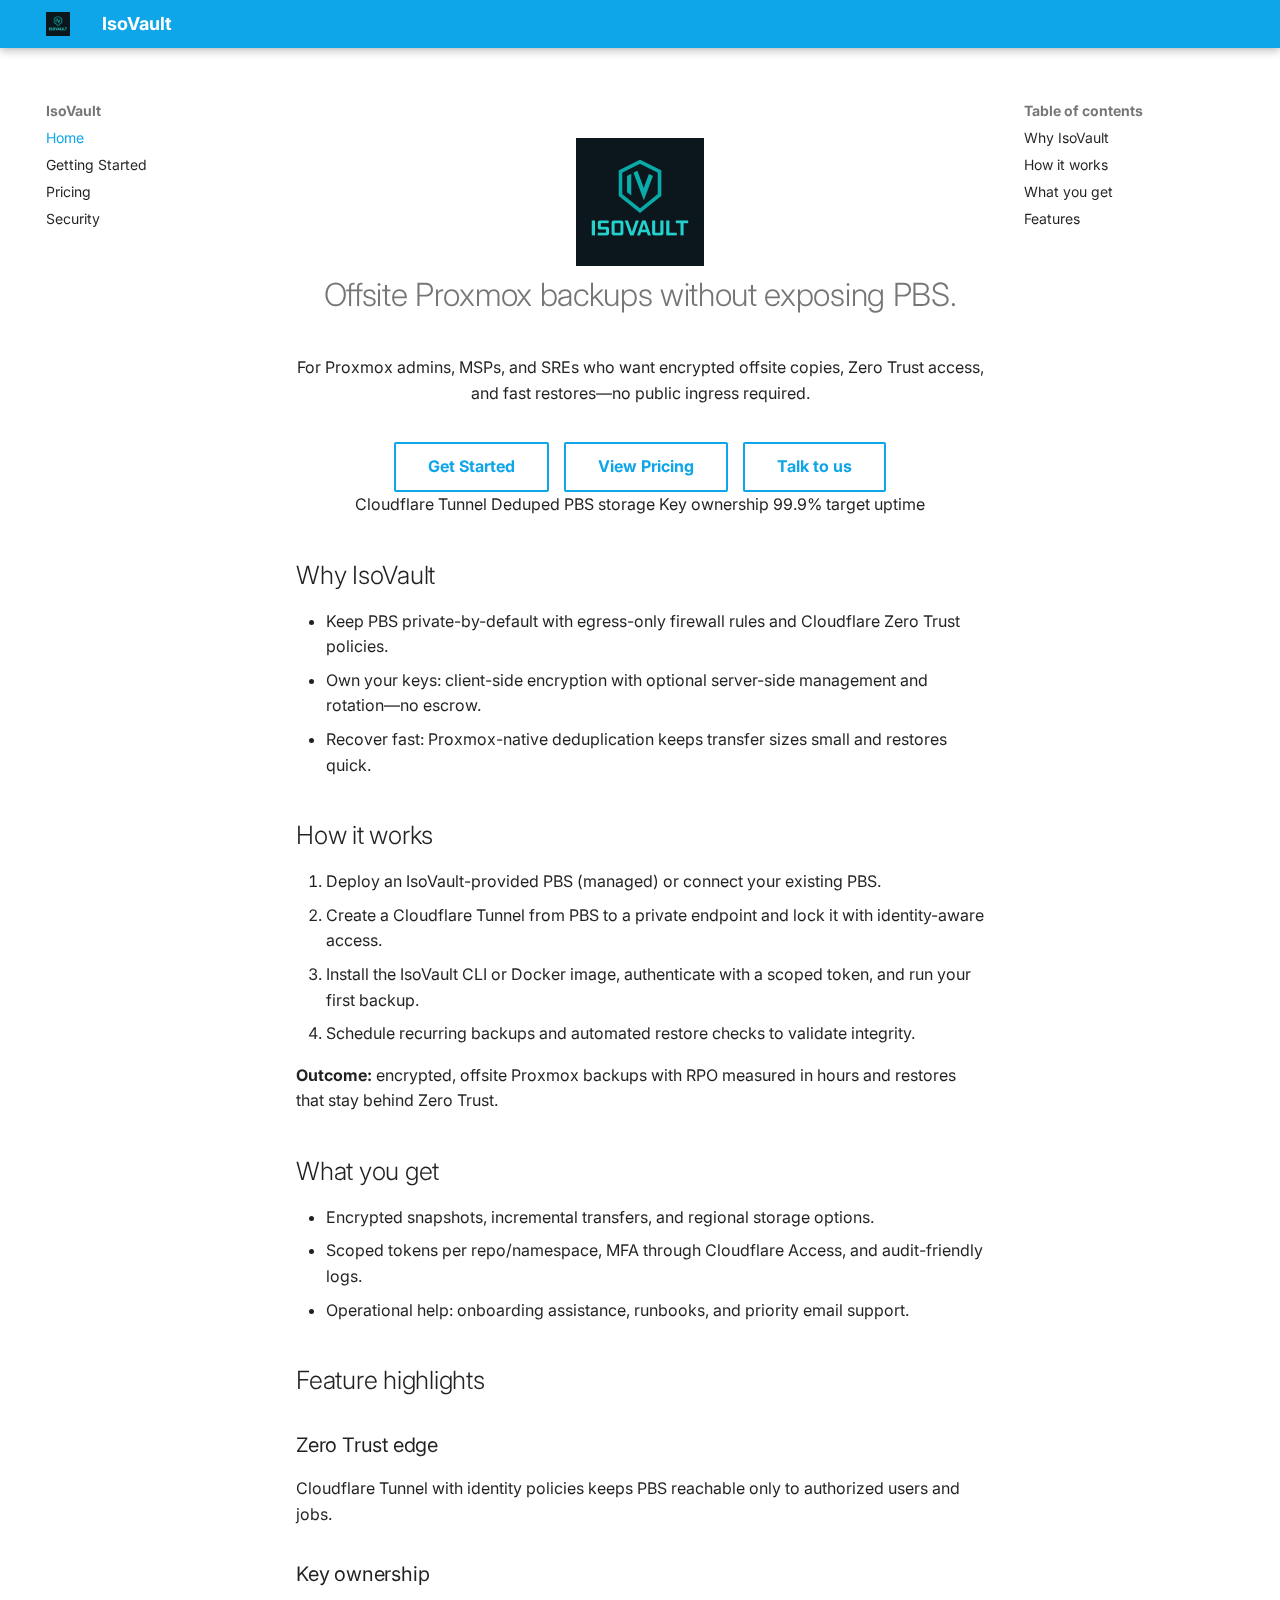
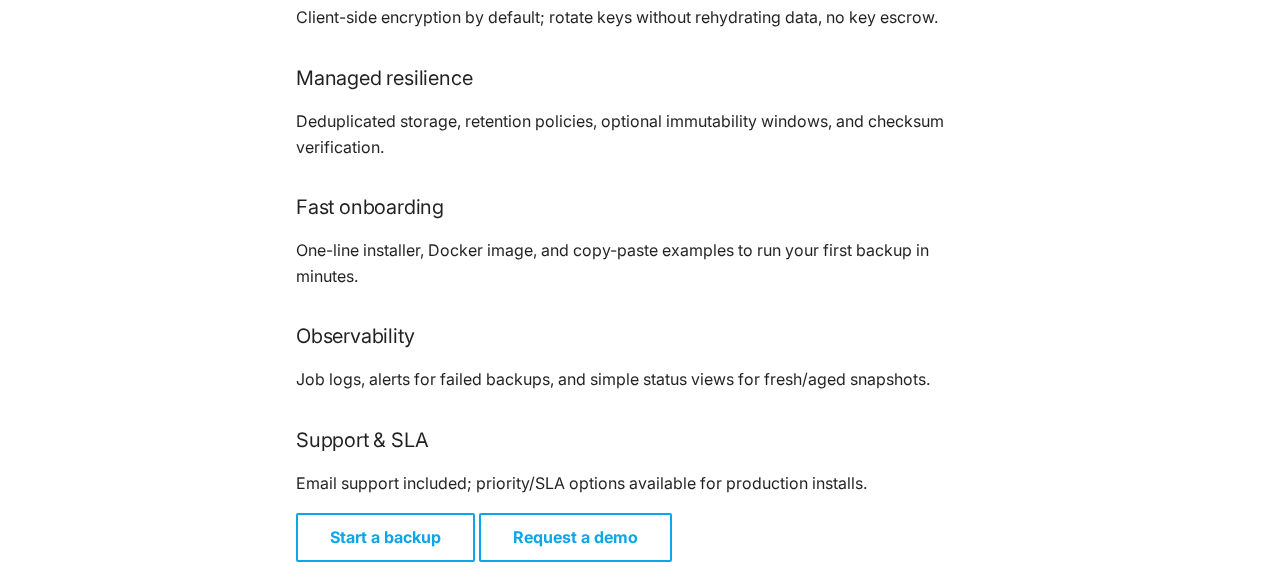
<file: index.html>
<!doctype html><html lang=en class=no-js> <head><meta charset=utf-8><meta name=viewport content="width=device-width,initial-scale=1"><link href=https://iso-st3ph.github.io/isovault-site/ rel=canonical><link href=getting-started/ rel=next><link rel=icon href=assets/isovault-logo.png><meta name=generator content="mkdocs-1.6.1, mkdocs-material-9.7.0"><title>IsoVault - IsoVault</title><meta name=description content="IsoVault keeps Proxmox Backup Server off the internet while delivering encrypted, offsite backups with Cloudflare Zero Trust and fast restores."><meta property=og:title content="IsoVault | Offsite Proxmox backups with Zero Trust"><meta property=og:description content="Offsite, encrypted backups for Proxmox with Cloudflare Tunnel, key ownership, and rapid restores without exposing PBS."><meta property=og:image content=https://iso-st3ph.github.io/isovault-site/assets/isovault-logo.png><meta property=twitter:card content=summary_large_image><meta property=twitter:title content="IsoVault | Offsite Proxmox backups with Zero Trust"><meta property=twitter:description content="Offsite, encrypted backups for Proxmox with Cloudflare Tunnel, key ownership, and rapid restores without exposing PBS."><link rel=stylesheet href=assets/stylesheets/main.618322db.min.css><link rel=stylesheet href=assets/stylesheets/palette.ab4e12ef.min.css><link rel=preconnect href=https://fonts.gstatic.com crossorigin><link rel=stylesheet href="https://fonts.googleapis.com/css?family=Inter:300,300i,400,400i,700,700i%7CJetBrains+Mono:400,400i,700,700i&display=fallback"><style>:root{--md-text-font:"Inter";--md-code-font:"JetBrains Mono"}</style><link rel=stylesheet href=styles/overrides.css><script>__md_scope=new URL(".",location),__md_hash=e=>[...e].reduce(((e,_)=>(e<<5)-e+_.charCodeAt(0)),0),__md_get=(e,_=localStorage,t=__md_scope)=>JSON.parse(_.getItem(t.pathname+"."+e)),__md_set=(e,_,t=localStorage,a=__md_scope)=>{try{t.setItem(a.pathname+"."+e,JSON.stringify(_))}catch(e){}}</script></head> <body dir=ltr data-md-color-scheme=default data-md-color-primary=custom data-md-color-accent=custom> <input class=md-toggle data-md-toggle=drawer type=checkbox id=__drawer autocomplete=off> <input class=md-toggle data-md-toggle=search type=checkbox id=__search autocomplete=off> <label class=md-overlay for=__drawer></label> <div data-md-component=skip> <a href=#why-isovault class=md-skip> Skip to content </a> </div> <div data-md-component=announce> </div> <header class="md-header md-header--shadow" data-md-component=header> <nav class="md-header__inner md-grid" aria-label=Header> <a href=. title=IsoVault class="md-header__button md-logo" aria-label=IsoVault data-md-component=logo> <img src=assets/isovault-logo.png alt=logo> </a> <label class="md-header__button md-icon" for=__drawer> <svg xmlns=http://www.w3.org/2000/svg viewbox="0 0 24 24"><path d="M3 6h18v2H3zm0 5h18v2H3zm0 5h18v2H3z"/></svg> </label> <div class=md-header__title data-md-component=header-title> <div class=md-header__ellipsis> <div class=md-header__topic> <span class=md-ellipsis> IsoVault </span> </div> <div class=md-header__topic data-md-component=header-topic> <span class=md-ellipsis> IsoVault </span> </div> </div> </div> <form class=md-header__option data-md-component=palette> <input class=md-option data-md-color-media data-md-color-scheme=default data-md-color-primary=custom data-md-color-accent=custom aria-label="Switch to dark mode" type=radio name=__palette id=__palette_0> <label class="md-header__button md-icon" title="Switch to dark mode" for=__palette_1 hidden> <svg xmlns=http://www.w3.org/2000/svg viewbox="0 0 24 24"><path d="m17.75 4.09-2.53 1.94.91 3.06-2.63-1.81-2.63 1.81.91-3.06-2.53-1.94L12.44 4l1.06-3 1.06 3zm3.5 6.91-1.64 1.25.59 1.98-1.7-1.17-1.7 1.17.59-1.98L15.75 11l2.06-.05L18.5 9l.69 1.95zm-2.28 4.95c.83-.08 1.72 1.1 1.19 1.85-.32.45-.66.87-1.08 1.27C15.17 23 8.84 23 4.94 19.07c-3.91-3.9-3.91-10.24 0-14.14.4-.4.82-.76 1.27-1.08.75-.53 1.93.36 1.85 1.19-.27 2.86.69 5.83 2.89 8.02a9.96 9.96 0 0 0 8.02 2.89m-1.64 2.02a12.08 12.08 0 0 1-7.8-3.47c-2.17-2.19-3.33-5-3.49-7.82-2.81 3.14-2.7 7.96.31 10.98 3.02 3.01 7.84 3.12 10.98.31"/></svg> </label> <input class=md-option data-md-color-media data-md-color-scheme=slate data-md-color-primary=custom data-md-color-accent=custom aria-label="Switch to light mode" type=radio name=__palette id=__palette_1> <label class="md-header__button md-icon" title="Switch to light mode" for=__palette_0 hidden> <svg xmlns=http://www.w3.org/2000/svg viewbox="0 0 24 24"><path d="M12 7a5 5 0 0 1 5 5 5 5 0 0 1-5 5 5 5 0 0 1-5-5 5 5 0 0 1 5-5m0 2a3 3 0 0 0-3 3 3 3 0 0 0 3 3 3 3 0 0 0 3-3 3 3 0 0 0-3-3m0-7 2.39 3.42C13.65 5.15 12.84 5 12 5s-1.65.15-2.39.42zM3.34 7l4.16-.35A7.2 7.2 0 0 0 5.94 8.5c-.44.74-.69 1.5-.83 2.29zm.02 10 1.76-3.77a7.131 7.131 0 0 0 2.38 4.14zM20.65 7l-1.77 3.79a7.02 7.02 0 0 0-2.38-4.15zm-.01 10-4.14.36c.59-.51 1.12-1.14 1.54-1.86.42-.73.69-1.5.83-2.29zM12 22l-2.41-3.44c.74.27 1.55.44 2.41.44.82 0 1.63-.17 2.37-.44z"/></svg> </label> </form> <script>var palette=__md_get("__palette");if(palette&&palette.color){if("(prefers-color-scheme)"===palette.color.media){var media=matchMedia("(prefers-color-scheme: light)"),input=document.querySelector(media.matches?"[data-md-color-media='(prefers-color-scheme: light)']":"[data-md-color-media='(prefers-color-scheme: dark)']");palette.color.media=input.getAttribute("data-md-color-media"),palette.color.scheme=input.getAttribute("data-md-color-scheme"),palette.color.primary=input.getAttribute("data-md-color-primary"),palette.color.accent=input.getAttribute("data-md-color-accent")}for(var[key,value]of Object.entries(palette.color))document.body.setAttribute("data-md-color-"+key,value)}</script> <label class="md-header__button md-icon" for=__search> <svg xmlns=http://www.w3.org/2000/svg viewbox="0 0 24 24"><path d="M9.5 3A6.5 6.5 0 0 1 16 9.5c0 1.61-.59 3.09-1.56 4.23l.27.27h.79l5 5-1.5 1.5-5-5v-.79l-.27-.27A6.52 6.52 0 0 1 9.5 16 6.5 6.5 0 0 1 3 9.5 6.5 6.5 0 0 1 9.5 3m0 2C7 5 5 7 5 9.5S7 14 9.5 14 14 12 14 9.5 12 5 9.5 5"/></svg> </label> <div class=md-search data-md-component=search role=dialog> <label class=md-search__overlay for=__search></label> <div class=md-search__inner role=search> <form class=md-search__form name=search> <input type=text class=md-search__input name=query aria-label=Search placeholder=Search autocapitalize=off autocorrect=off autocomplete=off spellcheck=false data-md-component=search-query required> <label class="md-search__icon md-icon" for=__search> <svg xmlns=http://www.w3.org/2000/svg viewbox="0 0 24 24"><path d="M9.5 3A6.5 6.5 0 0 1 16 9.5c0 1.61-.59 3.09-1.56 4.23l.27.27h.79l5 5-1.5 1.5-5-5v-.79l-.27-.27A6.52 6.52 0 0 1 9.5 16 6.5 6.5 0 0 1 3 9.5 6.5 6.5 0 0 1 9.5 3m0 2C7 5 5 7 5 9.5S7 14 9.5 14 14 12 14 9.5 12 5 9.5 5"/></svg> <svg xmlns=http://www.w3.org/2000/svg viewbox="0 0 24 24"><path d="M20 11v2H8l5.5 5.5-1.42 1.42L4.16 12l7.92-7.92L13.5 5.5 8 11z"/></svg> </label> <nav class=md-search__options aria-label=Search> <button type=reset class="md-search__icon md-icon" title=Clear aria-label=Clear tabindex=-1> <svg xmlns=http://www.w3.org/2000/svg viewbox="0 0 24 24"><path d="M19 6.41 17.59 5 12 10.59 6.41 5 5 6.41 10.59 12 5 17.59 6.41 19 12 13.41 17.59 19 19 17.59 13.41 12z"/></svg> </button> </nav> </form> <div class=md-search__output> <div class=md-search__scrollwrap tabindex=0 data-md-scrollfix> <div class=md-search-result data-md-component=search-result> <div class=md-search-result__meta> Initializing search </div> <ol class=md-search-result__list role=presentation></ol> </div> </div> </div> </div> </div> </nav> </header> <div class=md-container data-md-component=container> <main class=md-main data-md-component=main> <div class="md-main__inner md-grid"> <div class="md-sidebar md-sidebar--primary" data-md-component=sidebar data-md-type=navigation> <div class=md-sidebar__scrollwrap> <div class=md-sidebar__inner> <nav class="md-nav md-nav--primary" aria-label=Navigation data-md-level=0> <label class=md-nav__title for=__drawer> <a href=. title=IsoVault class="md-nav__button md-logo" aria-label=IsoVault data-md-component=logo> <img src=assets/isovault-logo.png alt=logo> </a> IsoVault </label> <ul class=md-nav__list data-md-scrollfix> <li class="md-nav__item md-nav__item--active"> <input class="md-nav__toggle md-toggle" type=checkbox id=__toc> <label class="md-nav__link md-nav__link--active" for=__toc> <span class=md-ellipsis> Home </span> <span class="md-nav__icon md-icon"></span> </label> <a href=. class="md-nav__link md-nav__link--active"> <span class=md-ellipsis> Home </span> </a> <nav class="md-nav md-nav--secondary" aria-label="Table of contents"> <label class=md-nav__title for=__toc> <span class="md-nav__icon md-icon"></span> Table of contents </label> <ul class=md-nav__list data-md-component=toc data-md-scrollfix> <li class=md-nav__item> <a href=#why-isovault class=md-nav__link> <span class=md-ellipsis> Why IsoVault </span> </a> </li> <li class=md-nav__item> <a href=#how-it-works class=md-nav__link> <span class=md-ellipsis> How it works </span> </a> </li> <li class=md-nav__item> <a href=#what-you-get class=md-nav__link> <span class=md-ellipsis> What you get </span> </a> </li> <li class=md-nav__item> <a href=#features class=md-nav__link> <span class=md-ellipsis> Features </span> </a> </li> </ul> </nav> </li> <li class=md-nav__item> <a href=getting-started/ class=md-nav__link> <span class=md-ellipsis> Getting Started </span> </a> </li> <li class=md-nav__item> <a href=pricing/ class=md-nav__link> <span class=md-ellipsis> Pricing </span> </a> </li> <li class=md-nav__item> <a href=security/ class=md-nav__link> <span class=md-ellipsis> Security </span> </a> </li> </ul> </nav> </div> </div> </div> <div class="md-sidebar md-sidebar--secondary" data-md-component=sidebar data-md-type=toc> <div class=md-sidebar__scrollwrap> <div class=md-sidebar__inner> <nav class="md-nav md-nav--secondary" aria-label="Table of contents"> <label class=md-nav__title for=__toc> <span class="md-nav__icon md-icon"></span> Table of contents </label> <ul class=md-nav__list data-md-component=toc data-md-scrollfix> <li class=md-nav__item> <a href=#why-isovault class=md-nav__link> <span class=md-ellipsis> Why IsoVault </span> </a> </li> <li class=md-nav__item> <a href=#how-it-works class=md-nav__link> <span class=md-ellipsis> How it works </span> </a> </li> <li class=md-nav__item> <a href=#what-you-get class=md-nav__link> <span class=md-ellipsis> What you get </span> </a> </li> <li class=md-nav__item> <a href=#features class=md-nav__link> <span class=md-ellipsis> Features </span> </a> </li> </ul> </nav> </div> </div> </div> <div class=md-content data-md-component=content> <article class="md-content__inner md-typeset">
  <div class=hero>
    <img src=assets/isovault-logo.png alt=IsoVault width=128>
    <h1>Offsite Proxmox backups without exposing PBS.</h1>
    <p class=muted>For Proxmox admins, MSPs, and SREs who want encrypted offsite copies, Zero Trust access, and fast restores—no public ingress required.</p>
    <div class=cta>
      <a href=/getting-started/ class="md-button md-raised md-primary">Get Started</a>
      <a href=/pricing/ class="md-button md-outlined">View Pricing</a>
      <a href=mailto:help@isovault.tech class="md-button">Talk to us</a>
    </div>
    <div class=meta>
      <span class=pill>Cloudflare Tunnel</span>
      <span class=pill>Deduped PBS storage</span>
      <span class=pill>Key ownership</span>
      <span class=pill>99.9% target uptime</span>
    </div>
  </div>

  <div class=surface>
    <h2 id=why-isovault>Why IsoVault</h2>
    <ul>
      <li>Keep PBS private-by-default with egress-only firewall rules and Cloudflare Zero Trust policies.</li>
      <li>Own your keys: client-side encryption with optional server-side management and rotation—no escrow.</li>
      <li>Recover fast: Proxmox-native deduplication keeps transfer sizes small and restores quick.</li>
    </ul>
  </div>

  <div class=surface>
    <h2 id=how-it-works>How it works</h2>
    <ol>
      <li>Deploy an IsoVault-provided PBS (managed) or connect your existing PBS.</li>
      <li>Create a Cloudflare Tunnel from PBS to a private endpoint and lock it with identity-aware access.</li>
      <li>Install the IsoVault CLI or Docker image, authenticate with a scoped token, and run your first backup.</li>
      <li>Schedule recurring backups and automated restore checks to validate integrity.</li>
    </ol>
    <p class=muted><strong>Outcome:</strong> encrypted, offsite Proxmox backups with RPO measured in hours and restores that stay behind Zero Trust.</p>
  </div>

  <div class=surface>
    <h2 id=what-you-get>What you get</h2>
    <ul>
      <li>Encrypted snapshots, incremental transfers, and regional storage options.</li>
      <li>Scoped tokens per repo/namespace, MFA through Cloudflare Access, and audit-friendly logs.</li>
      <li>Operational help: onboarding assistance, runbooks, and priority email support.</li>
    </ul>
  </div>

  <div class=surface>
    <h2 id=features>Feature highlights</h2>
    <div class=md-grid>
      <div class=md-card>
        <h3>Zero Trust edge</h3>
        <p>Cloudflare Tunnel with identity policies keeps PBS reachable only to authorized users and jobs.</p>
      </div>
      <div class=md-card>
        <h3>Key ownership</h3>
        <p>Client-side encryption by default; rotate keys without rehydrating data, no key escrow.</p>
      </div>
      <div class=md-card>
        <h3>Managed resilience</h3>
        <p>Deduplicated storage, retention policies, optional immutability windows, and checksum verification.</p>
      </div>
      <div class=md-card>
        <h3>Fast onboarding</h3>
        <p>One-line installer, Docker image, and copy-paste examples to run your first backup in minutes.</p>
      </div>
      <div class=md-card>
        <h3>Observability</h3>
        <p>Job logs, alerts for failed backups, and simple status views for fresh/aged snapshots.</p>
      </div>
      <div class=md-card>
        <h3>Support & SLA</h3>
        <p>Email support included; priority/SLA options available for production installs.</p>
      </div>
    </div>
  </div>

  <div class=surface>
    <div class=cta>
      <a href=/getting-started/ class="md-button md-raised md-primary">Start a backup</a>
      <a href=mailto:help@isovault.tech class="md-button md-outlined">Request a demo</a>
    </div>
  </div>
</article>
</file>
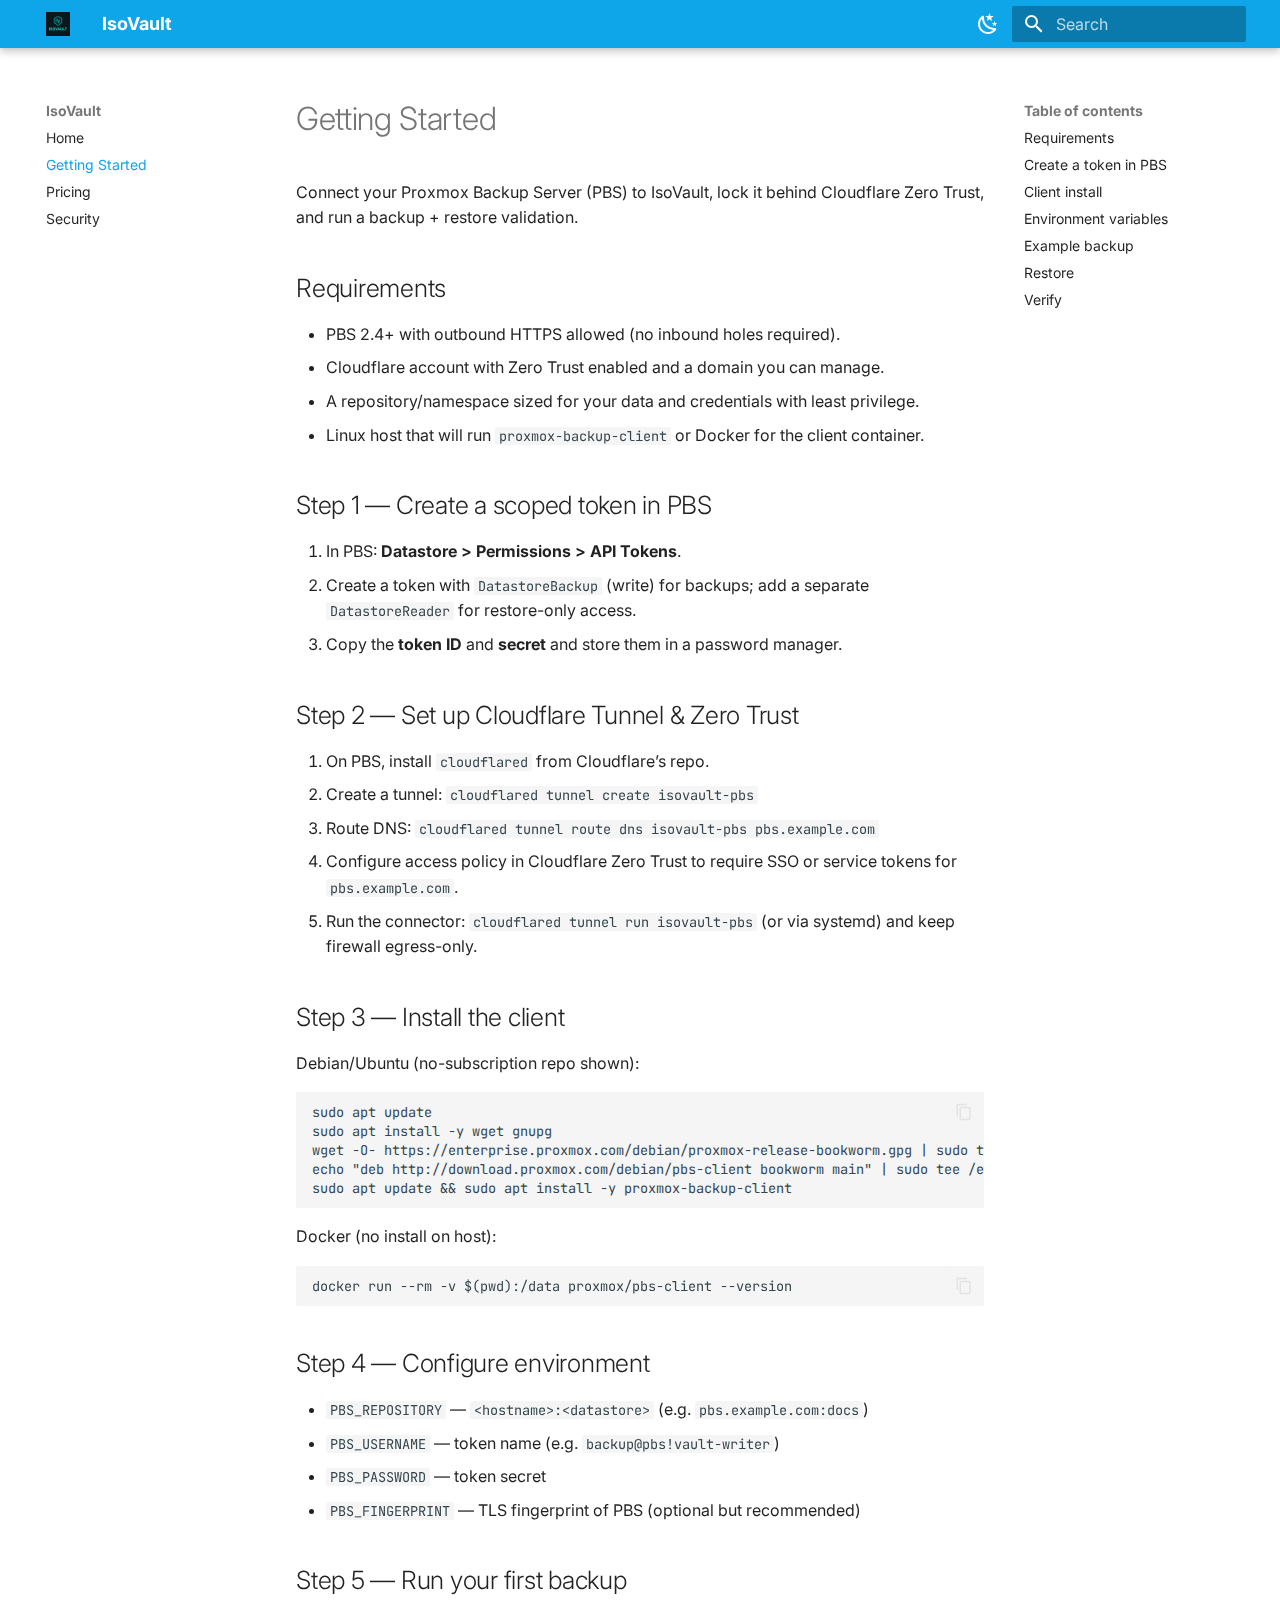
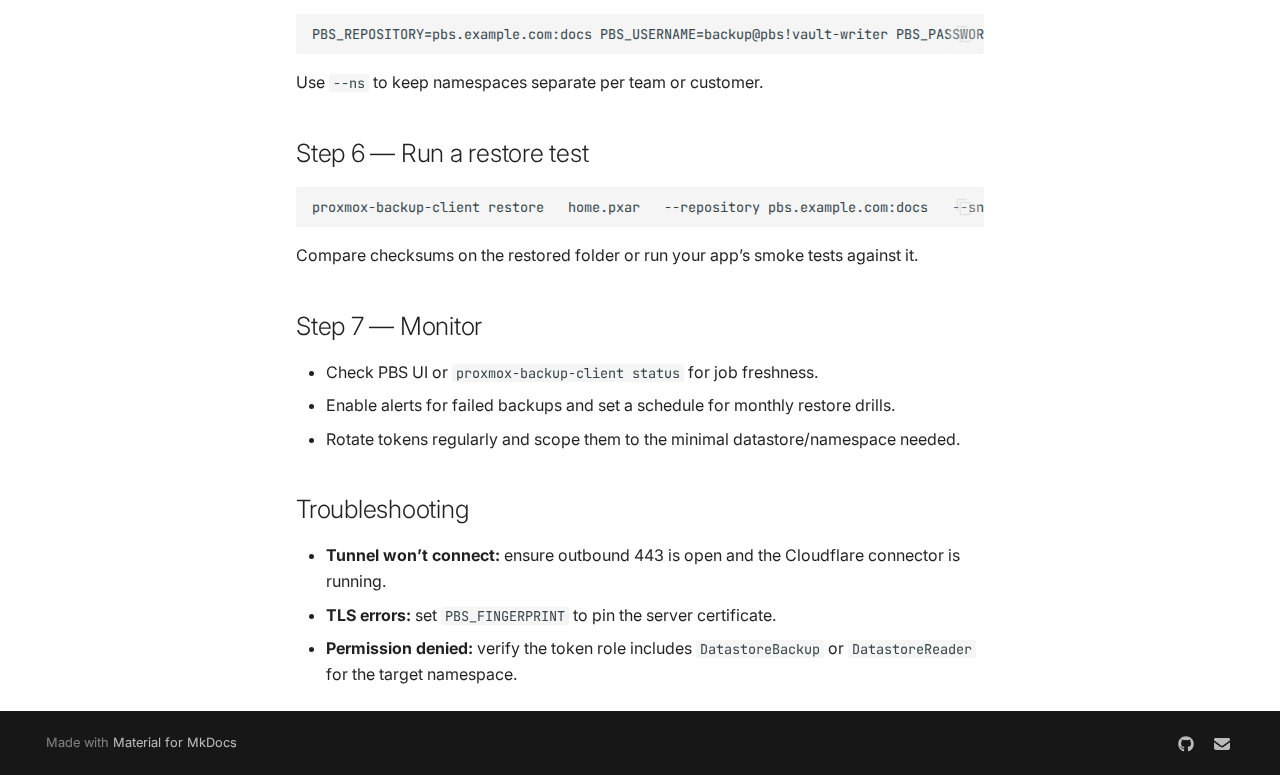
<file: getting-started/index.html>
<!doctype html><html lang=en class=no-js> <head><meta charset=utf-8><meta name=viewport content="width=device-width,initial-scale=1"><link href=https://iso-st3ph.github.io/isovault-site/getting-started/ rel=canonical><link rel=prev href=..><link href=../pricing/ rel=next><link rel=icon href=../assets/isovault-logo.png><meta name=generator content="mkdocs-1.6.1, mkdocs-material-9.7.0"><title>Getting Started - IsoVault</title><meta name=description content="Step-by-step to connect Proxmox Backup Server to IsoVault with Cloudflare Tunnel, scoped tokens, and first backup/restore checks."><meta property=og:title content="Getting Started | IsoVault"><meta property=og:description content="Set up offsite Proxmox backups: create scoped tokens, configure Cloudflare Tunnel, install the client, run backup and restore tests."><meta property=og:image content=https://iso-st3ph.github.io/isovault-site/assets/isovault-logo.png><meta property=twitter:card content=summary_large_image><meta property=twitter:title content="Getting Started | IsoVault"><meta property=twitter:description content="Install IsoVault for Proxmox backups with Zero Trust connectivity and encrypted storage."><link rel=stylesheet href=../assets/stylesheets/main.618322db.min.css><link rel=stylesheet href=../assets/stylesheets/palette.ab4e12ef.min.css><link rel=preconnect href=https://fonts.gstatic.com crossorigin><link rel=stylesheet href="https://fonts.googleapis.com/css?family=Inter:300,300i,400,400i,700,700i%7CJetBrains+Mono:400,400i,700,700i&display=fallback"><style>:root{--md-text-font:"Inter";--md-code-font:"JetBrains Mono"}</style><link rel=stylesheet href=../styles/overrides.css><script>__md_scope=new URL("..",location),__md_hash=e=>[...e].reduce(((e,_)=>(e<<5)-e+_.charCodeAt(0)),0),__md_get=(e,_=localStorage,t=__md_scope)=>JSON.parse(_.getItem(t.pathname+"."+e)),__md_set=(e,_,t=localStorage,a=__md_scope)=>{try{t.setItem(a.pathname+"."+e,JSON.stringify(_))}catch(e){}}</script></head> <body dir=ltr data-md-color-scheme=default data-md-color-primary=custom data-md-color-accent=custom> <input class=md-toggle data-md-toggle=drawer type=checkbox id=__drawer autocomplete=off> <input class=md-toggle data-md-toggle=search type=checkbox id=__search autocomplete=off> <label class=md-overlay for=__drawer></label> <div data-md-component=skip> <a href=#requirements class=md-skip> Skip to content </a> </div> <div data-md-component=announce> </div> <header class="md-header md-header--shadow" data-md-component=header> <nav class="md-header__inner md-grid" aria-label=Header> <a href=.. title=IsoVault class="md-header__button md-logo" aria-label=IsoVault data-md-component=logo> <img src=../assets/isovault-logo.png alt=logo> </a> <label class="md-header__button md-icon" for=__drawer> <svg xmlns=http://www.w3.org/2000/svg viewbox="0 0 24 24"><path d="M3 6h18v2H3zm0 5h18v2H3zm0 5h18v2H3z"/></svg> </label> <div class=md-header__title data-md-component=header-title> <div class=md-header__ellipsis> <div class=md-header__topic> <span class=md-ellipsis> IsoVault </span> </div> <div class=md-header__topic data-md-component=header-topic> <span class=md-ellipsis> Getting Started </span> </div> </div> </div> <form class=md-header__option data-md-component=palette> <input class=md-option data-md-color-media data-md-color-scheme=default data-md-color-primary=custom data-md-color-accent=custom aria-label="Switch to dark mode" type=radio name=__palette id=__palette_0> <label class="md-header__button md-icon" title="Switch to dark mode" for=__palette_1 hidden> <svg xmlns=http://www.w3.org/2000/svg viewbox="0 0 24 24"><path d="m17.75 4.09-2.53 1.94.91 3.06-2.63-1.81-2.63 1.81.91-3.06-2.53-1.94L12.44 4l1.06-3 1.06 3zm3.5 6.91-1.64 1.25.59 1.98-1.7-1.17-1.7 1.17.59-1.98L15.75 11l2.06-.05L18.5 9l.69 1.95zm-2.28 4.95c.83-.08 1.72 1.1 1.19 1.85-.32.45-.66.87-1.08 1.27C15.17 23 8.84 23 4.94 19.07c-3.91-3.9-3.91-10.24 0-14.14.4-.4.82-.76 1.27-1.08.75-.53 1.93.36 1.85 1.19-.27 2.86.69 5.83 2.89 8.02a9.96 9.96 0 0 0 8.02 2.89m-1.64 2.02a12.08 12.08 0 0 1-7.8-3.47c-2.17-2.19-3.33-5-3.49-7.82-2.81 3.14-2.7 7.96.31 10.98 3.02 3.01 7.84 3.12 10.98.31"/></svg> </label> <input class=md-option data-md-color-media data-md-color-scheme=slate data-md-color-primary=custom data-md-color-accent=custom aria-label="Switch to light mode" type=radio name=__palette id=__palette_1> <label class="md-header__button md-icon" title="Switch to light mode" for=__palette_0 hidden> <svg xmlns=http://www.w3.org/2000/svg viewbox="0 0 24 24"><path d="M12 7a5 5 0 0 1 5 5 5 5 0 0 1-5 5 5 5 0 0 1-5-5 5 5 0 0 1 5-5m0 2a3 3 0 0 0-3 3 3 3 0 0 0 3 3 3 3 0 0 0 3-3 3 3 0 0 0-3-3m0-7 2.39 3.42C13.65 5.15 12.84 5 12 5s-1.65.15-2.39.42zM3.34 7l4.16-.35A7.2 7.2 0 0 0 5.94 8.5c-.44.74-.69 1.5-.83 2.29zm.02 10 1.76-3.77a7.131 7.131 0 0 0 2.38 4.14zM20.65 7l-1.77 3.79a7.02 7.02 0 0 0-2.38-4.15zm-.01 10-4.14.36c.59-.51 1.12-1.14 1.54-1.86.42-.73.69-1.5.83-2.29zM12 22l-2.41-3.44c.74.27 1.55.44 2.41.44.82 0 1.63-.17 2.37-.44z"/></svg> </label> </form> <script>var palette=__md_get("__palette");if(palette&&palette.color){if("(prefers-color-scheme)"===palette.color.media){var media=matchMedia("(prefers-color-scheme: light)"),input=document.querySelector(media.matches?"[data-md-color-media='(prefers-color-scheme: light)']":"[data-md-color-media='(prefers-color-scheme: dark)']");palette.color.media=input.getAttribute("data-md-color-media"),palette.color.scheme=input.getAttribute("data-md-color-scheme"),palette.color.primary=input.getAttribute("data-md-color-primary"),palette.color.accent=input.getAttribute("data-md-color-accent")}for(var[key,value]of Object.entries(palette.color))document.body.setAttribute("data-md-color-"+key,value)}</script> <label class="md-header__button md-icon" for=__search> <svg xmlns=http://www.w3.org/2000/svg viewbox="0 0 24 24"><path d="M9.5 3A6.5 6.5 0 0 1 16 9.5c0 1.61-.59 3.09-1.56 4.23l.27.27h.79l5 5-1.5 1.5-5-5v-.79l-.27-.27A6.52 6.52 0 0 1 9.5 16 6.5 6.5 0 0 1 3 9.5 6.5 6.5 0 0 1 9.5 3m0 2C7 5 5 7 5 9.5S7 14 9.5 14 14 12 14 9.5 12 5 9.5 5"/></svg> </label> <div class=md-search data-md-component=search role=dialog> <label class=md-search__overlay for=__search></label> <div class=md-search__inner role=search> <form class=md-search__form name=search> <input type=text class=md-search__input name=query aria-label=Search placeholder=Search autocapitalize=off autocorrect=off autocomplete=off spellcheck=false data-md-component=search-query required> <label class="md-search__icon md-icon" for=__search> <svg xmlns=http://www.w3.org/2000/svg viewbox="0 0 24 24"><path d="M9.5 3A6.5 6.5 0 0 1 16 9.5c0 1.61-.59 3.09-1.56 4.23l.27.27h.79l5 5-1.5 1.5-5-5v-.79l-.27-.27A6.52 6.52 0 0 1 9.5 16 6.5 6.5 0 0 1 3 9.5 6.5 6.5 0 0 1 9.5 3m0 2C7 5 5 7 5 9.5S7 14 9.5 14 14 12 14 9.5 12 5 9.5 5"/></svg> <svg xmlns=http://www.w3.org/2000/svg viewbox="0 0 24 24"><path d="M20 11v2H8l5.5 5.5-1.42 1.42L4.16 12l7.92-7.92L13.5 5.5 8 11z"/></svg> </label> <nav class=md-search__options aria-label=Search> <button type=reset class="md-search__icon md-icon" title=Clear aria-label=Clear tabindex=-1> <svg xmlns=http://www.w3.org/2000/svg viewbox="0 0 24 24"><path d="M19 6.41 17.59 5 12 10.59 6.41 5 5 6.41 10.59 12 5 17.59 6.41 19 12 13.41 17.59 19 19 17.59 13.41 12z"/></svg> </button> </nav> </form> <div class=md-search__output> <div class=md-search__scrollwrap tabindex=0 data-md-scrollfix> <div class=md-search-result data-md-component=search-result> <div class=md-search-result__meta> Initializing search </div> <ol class=md-search-result__list role=presentation></ol> </div> </div> </div> </div> </div> </nav> </header> <div class=md-container data-md-component=container> <main class=md-main data-md-component=main> <div class="md-main__inner md-grid"> <div class="md-sidebar md-sidebar--primary" data-md-component=sidebar data-md-type=navigation> <div class=md-sidebar__scrollwrap> <div class=md-sidebar__inner> <nav class="md-nav md-nav--primary" aria-label=Navigation data-md-level=0> <label class=md-nav__title for=__drawer> <a href=.. title=IsoVault class="md-nav__button md-logo" aria-label=IsoVault data-md-component=logo> <img src=../assets/isovault-logo.png alt=logo> </a> IsoVault </label> <ul class=md-nav__list data-md-scrollfix> <li class=md-nav__item> <a href=.. class=md-nav__link> <span class=md-ellipsis> Home </span> </a> </li> <li class="md-nav__item md-nav__item--active"> <input class="md-nav__toggle md-toggle" type=checkbox id=__toc> <label class="md-nav__link md-nav__link--active" for=__toc> <span class=md-ellipsis> Getting Started </span> <span class="md-nav__icon md-icon"></span> </label> <a href=./ class="md-nav__link md-nav__link--active"> <span class=md-ellipsis> Getting Started </span> </a> <nav class="md-nav md-nav--secondary" aria-label="Table of contents"> <label class=md-nav__title for=__toc> <span class="md-nav__icon md-icon"></span> Table of contents </label> <ul class=md-nav__list data-md-component=toc data-md-scrollfix> <li class=md-nav__item> <a href=#requirements class=md-nav__link> <span class=md-ellipsis> Requirements </span> </a> </li> <li class=md-nav__item> <a href=#create-a-token-in-pbs class=md-nav__link> <span class=md-ellipsis> Create a token in PBS </span> </a> </li> <li class=md-nav__item> <a href=#client-install class=md-nav__link> <span class=md-ellipsis> Client install </span> </a> </li> <li class=md-nav__item> <a href=#environment-variables class=md-nav__link> <span class=md-ellipsis> Environment variables </span> </a> </li> <li class=md-nav__item> <a href=#example-backup class=md-nav__link> <span class=md-ellipsis> Example backup </span> </a> </li> <li class=md-nav__item> <a href=#restore class=md-nav__link> <span class=md-ellipsis> Restore </span> </a> </li> <li class=md-nav__item> <a href=#verify class=md-nav__link> <span class=md-ellipsis> Verify </span> </a> </li> </ul> </nav> </li> <li class=md-nav__item> <a href=../pricing/ class=md-nav__link> <span class=md-ellipsis> Pricing </span> </a> </li> <li class=md-nav__item> <a href=../security/ class=md-nav__link> <span class=md-ellipsis> Security </span> </a> </li> </ul> </nav> </div> </div> </div> <div class="md-sidebar md-sidebar--secondary" data-md-component=sidebar data-md-type=toc> <div class=md-sidebar__scrollwrap> <div class=md-sidebar__inner> <nav class="md-nav md-nav--secondary" aria-label="Table of contents"> <label class=md-nav__title for=__toc> <span class="md-nav__icon md-icon"></span> Table of contents </label> <ul class=md-nav__list data-md-component=toc data-md-scrollfix> <li class=md-nav__item> <a href=#requirements class=md-nav__link> <span class=md-ellipsis> Requirements </span> </a> </li> <li class=md-nav__item> <a href=#create-a-token-in-pbs class=md-nav__link> <span class=md-ellipsis> Create a token in PBS </span> </a> </li> <li class=md-nav__item> <a href=#client-install class=md-nav__link> <span class=md-ellipsis> Client install </span> </a> </li> <li class=md-nav__item> <a href=#environment-variables class=md-nav__link> <span class=md-ellipsis> Environment variables </span> </a> </li> <li class=md-nav__item> <a href=#example-backup class=md-nav__link> <span class=md-ellipsis> Example backup </span> </a> </li> <li class=md-nav__item> <a href=#restore class=md-nav__link> <span class=md-ellipsis> Restore </span> </a> </li> <li class=md-nav__item> <a href=#verify class=md-nav__link> <span class=md-ellipsis> Verify </span> </a> </li> </ul> </nav> </div> </div> </div> <div class=md-content data-md-component=content> <article class="md-content__inner md-typeset">
  <h1>Getting Started</h1>
  <p>Connect your Proxmox Backup Server (PBS) to IsoVault, lock it behind Cloudflare Zero Trust, and run a backup + restore validation.</p>

  <h2 id=requirements>Requirements</h2>
  <ul>
    <li>PBS 2.4+ with outbound HTTPS allowed (no inbound holes required).</li>
    <li>Cloudflare account with Zero Trust enabled and a domain you can manage.</li>
    <li>A repository/namespace sized for your data and credentials with least privilege.</li>
    <li>Linux host that will run <code>proxmox-backup-client</code> or Docker for the client container.</li>
  </ul>

  <h2 id=step-1-token>Step 1 — Create a scoped token in PBS</h2>
  <ol>
    <li>In PBS: <strong>Datastore &gt; Permissions &gt; API Tokens</strong>.</li>
    <li>Create a token with <code>DatastoreBackup</code> (write) for backups; add a separate <code>DatastoreReader</code> for restore-only access.</li>
    <li>Copy the <strong>token ID</strong> and <strong>secret</strong> and store them in a password manager.</li>
  </ol>

  <h2 id=step-2-cloudflare>Step 2 — Set up Cloudflare Tunnel & Zero Trust</h2>
  <ol>
    <li>On PBS, install <code>cloudflared</code> from Cloudflare&rsquo;s repo.</li>
    <li>Create a tunnel: <code>cloudflared tunnel create isovault-pbs</code></li>
    <li>Route DNS: <code>cloudflared tunnel route dns isovault-pbs pbs.example.com</code></li>
    <li>Configure access policy in Cloudflare Zero Trust to require SSO or service tokens for <code>pbs.example.com</code>.</li>
    <li>Run the connector: <code>cloudflared tunnel run isovault-pbs</code> (or via systemd) and keep firewall egress-only.</li>
  </ol>

  <h2 id=step-3-install>Step 3 — Install the client</h2>
  <p>Debian/Ubuntu (no-subscription repo shown):</p>
  <pre><code class=language-bash>sudo apt update
sudo apt install -y wget gnupg
wget -O- https://enterprise.proxmox.com/debian/proxmox-release-bookworm.gpg | sudo tee /etc/apt/trusted.gpg.d/proxmox-release.gpg
echo "deb http://download.proxmox.com/debian/pbs-client bookworm main" | sudo tee /etc/apt/sources.list.d/pbs-client.list
sudo apt update && sudo apt install -y proxmox-backup-client
</code></pre>
  <p>Docker (no install on host):</p>
  <pre><code class=language-bash>docker run --rm -v $(pwd):/data proxmox/pbs-client --version
</code></pre>

  <h2 id=step-4-config>Step 4 — Configure environment</h2>
  <ul>
    <li><code>PBS_REPOSITORY</code> — <code>&lt;hostname&gt;:&lt;datastore&gt;</code> (e.g. <code>pbs.example.com:docs</code>)</li>
    <li><code>PBS_USERNAME</code> — token name (e.g. <code>backup@pbs!vault-writer</code>)</li>
    <li><code>PBS_PASSWORD</code> — token secret</li>
    <li><code>PBS_FINGERPRINT</code> — TLS fingerprint of PBS (optional but recommended)</li>
  </ul>

  <h2 id=step-5-backup>Step 5 — Run your first backup</h2>
  <pre><code class=language-bash>PBS_REPOSITORY=pbs.example.com:docs PBS_USERNAME=backup@pbs!vault-writer PBS_PASSWORD=REPLACE_ME proxmox-backup-client backup home.pxar=/srv/data/home --ns main --verbose
</code></pre>
  <p>Use <code>--ns</code> to keep namespaces separate per team or customer.</p>

  <h2 id=step-6-restore>Step 6 — Run a restore test</h2>
  <pre><code class=language-bash>proxmox-backup-client restore   home.pxar   --repository pbs.example.com:docs   --snapshot main/host/$(proxmox-backup-client snapshots --repository pbs.example.com:docs | head -n 1 | awk '{print $1}')   ./restore-check --verbose
</code></pre>
  <p>Compare checksums on the restored folder or run your app&rsquo;s smoke tests against it.</p>

  <h2 id=step-7-monitor>Step 7 — Monitor</h2>
  <ul>
    <li>Check PBS UI or <code>proxmox-backup-client status</code> for job freshness.</li>
    <li>Enable alerts for failed backups and set a schedule for monthly restore drills.</li>
    <li>Rotate tokens regularly and scope them to the minimal datastore/namespace needed.</li>
  </ul>

  <h2 id=troubleshooting>Troubleshooting</h2>
  <ul>
    <li><strong>Tunnel won&rsquo;t connect:</strong> ensure outbound 443 is open and the Cloudflare connector is running.</li>
    <li><strong>TLS errors:</strong> set <code>PBS_FINGERPRINT</code> to pin the server certificate.</li>
    <li><strong>Permission denied:</strong> verify the token role includes <code>DatastoreBackup</code> or <code>DatastoreReader</code> for the target namespace.</li>
  </ul>
</article> </div> <script>var target=document.getElementById(location.hash.slice(1));target&&target.name&&(target.checked=target.name.startsWith("__tabbed_"))</script> </div> </main> <footer class=md-footer> <div class="md-footer-meta md-typeset"> <div class="md-footer-meta__inner md-grid"> <div class=md-copyright> Made with <a href=https://squidfunk.github.io/mkdocs-material/ target=_blank rel=noopener> Material for MkDocs </a> </div> <div class=md-social> <a href=https://github.com/iso-st3ph target=_blank rel=noopener title=github.com class=md-social__link> <svg xmlns=http://www.w3.org/2000/svg viewbox="0 0 512 512"><!-- Font Awesome Free 7.1.0 by @fontawesome - https://fontawesome.com License - https://fontawesome.com/license/free (Icons: CC BY 4.0, Fonts: SIL OFL 1.1, Code: MIT License) Copyright 2025 Fonticons, Inc.--><path d="M173.9 397.4c0 2-2.3 3.6-5.2 3.6-3.3.3-5.6-1.3-5.6-3.6 0-2 2.3-3.6 5.2-3.6 3-.3 5.6 1.3 5.6 3.6m-31.1-4.5c-.7 2 1.3 4.3 4.3 4.9 2.6 1 5.6 0 6.2-2s-1.3-4.3-4.3-5.2c-2.6-.7-5.5.3-6.2 2.3m44.2-1.7c-2.9.7-4.9 2.6-4.6 4.9.3 2 2.9 3.3 5.9 2.6 2.9-.7 4.9-2.6 4.6-4.6-.3-1.9-3-3.2-5.9-2.9M252.8 8C114.1 8 8 113.3 8 252c0 110.9 69.8 205.8 169.5 239.2 12.8 2.3 17.3-5.6 17.3-12.1 0-6.2-.3-40.4-.3-61.4 0 0-70 15-84.7-29.8 0 0-11.4-29.1-27.8-36.6 0 0-22.9-15.7 1.6-15.4 0 0 24.9 2 38.6 25.8 21.9 38.6 58.6 27.5 72.9 20.9 2.3-16 8.8-27.1 16-33.7-55.9-6.2-112.3-14.3-112.3-110.5 0-27.5 7.6-41.3 23.6-58.9-2.6-6.5-11.1-33.3 2.6-67.9 20.9-6.5 69 27 69 27 20-5.6 41.5-8.5 62.8-8.5s42.8 2.9 62.8 8.5c0 0 48.1-33.6 69-27 13.7 34.7 5.2 61.4 2.6 67.9 16 17.7 25.8 31.5 25.8 58.9 0 96.5-58.9 104.2-114.8 110.5 9.2 7.9 17 22.9 17 46.4 0 33.7-.3 75.4-.3 83.6 0 6.5 4.6 14.4 17.3 12.1C436.2 457.8 504 362.9 504 252 504 113.3 391.5 8 252.8 8M105.2 352.9c-1.3 1-1 3.3.7 5.2 1.6 1.6 3.9 2.3 5.2 1 1.3-1 1-3.3-.7-5.2-1.6-1.6-3.9-2.3-5.2-1m-10.8-8.1c-.7 1.3.3 2.9 2.3 3.9 1.6 1 3.6.7 4.3-.7.7-1.3-.3-2.9-2.3-3.9-2-.6-3.6-.3-4.3.7m32.4 35.6c-1.6 1.3-1 4.3 1.3 6.2 2.3 2.3 5.2 2.6 6.5 1 1.3-1.3.7-4.3-1.3-6.2-2.2-2.3-5.2-2.6-6.5-1m-11.4-14.7c-1.6 1-1.6 3.6 0 5.9s4.3 3.3 5.6 2.3c1.6-1.3 1.6-3.9 0-6.2-1.4-2.3-4-3.3-5.6-2"/></svg> </a> <a href=mailto:help@isovault.tech target=_blank rel=noopener title class=md-social__link> <svg xmlns=http://www.w3.org/2000/svg viewbox="0 0 512 512"><!-- Font Awesome Free 7.1.0 by @fontawesome - https://fontawesome.com License - https://fontawesome.com/license/free (Icons: CC BY 4.0, Fonts: SIL OFL 1.1, Code: MIT License) Copyright 2025 Fonticons, Inc.--><path d="M48 64C21.5 64 0 85.5 0 112c0 15.1 7.1 29.3 19.2 38.4l208 156a48 48 0 0 0 57.6 0l208-156c12.1-9.1 19.2-23.3 19.2-38.4 0-26.5-21.5-48-48-48zM0 196v188c0 35.3 28.7 64 64 64h384c35.3 0 64-28.7 64-64V196L313.6 344.8c-34.1 25.6-81.1 25.6-115.2 0z"/></svg> </a> </div> </div> </div> </footer> </div> <div class=md-dialog data-md-component=dialog> <div class="md-dialog__inner md-typeset"></div> </div> <script id=__config type=application/json>{"annotate": null, "base": "..", "features": ["navigation.instant", "navigation.sections", "navigation.tracking", "content.code.copy", "content.action.edit"], "search": "../assets/javascripts/workers/search.7a47a382.min.js", "tags": null, "translations": {"clipboard.copied": "Copied to clipboard", "clipboard.copy": "Copy to clipboard", "search.result.more.one": "1 more on this page", "search.result.more.other": "# more on this page", "search.result.none": "No matching documents", "search.result.one": "1 matching document", "search.result.other": "# matching documents", "search.result.placeholder": "Type to start searching", "search.result.term.missing": "Missing", "select.version": "Select version"}, "version": null}</script> <script src=../assets/javascripts/bundle.e71a0d61.min.js></script> </body> </html>
</file>
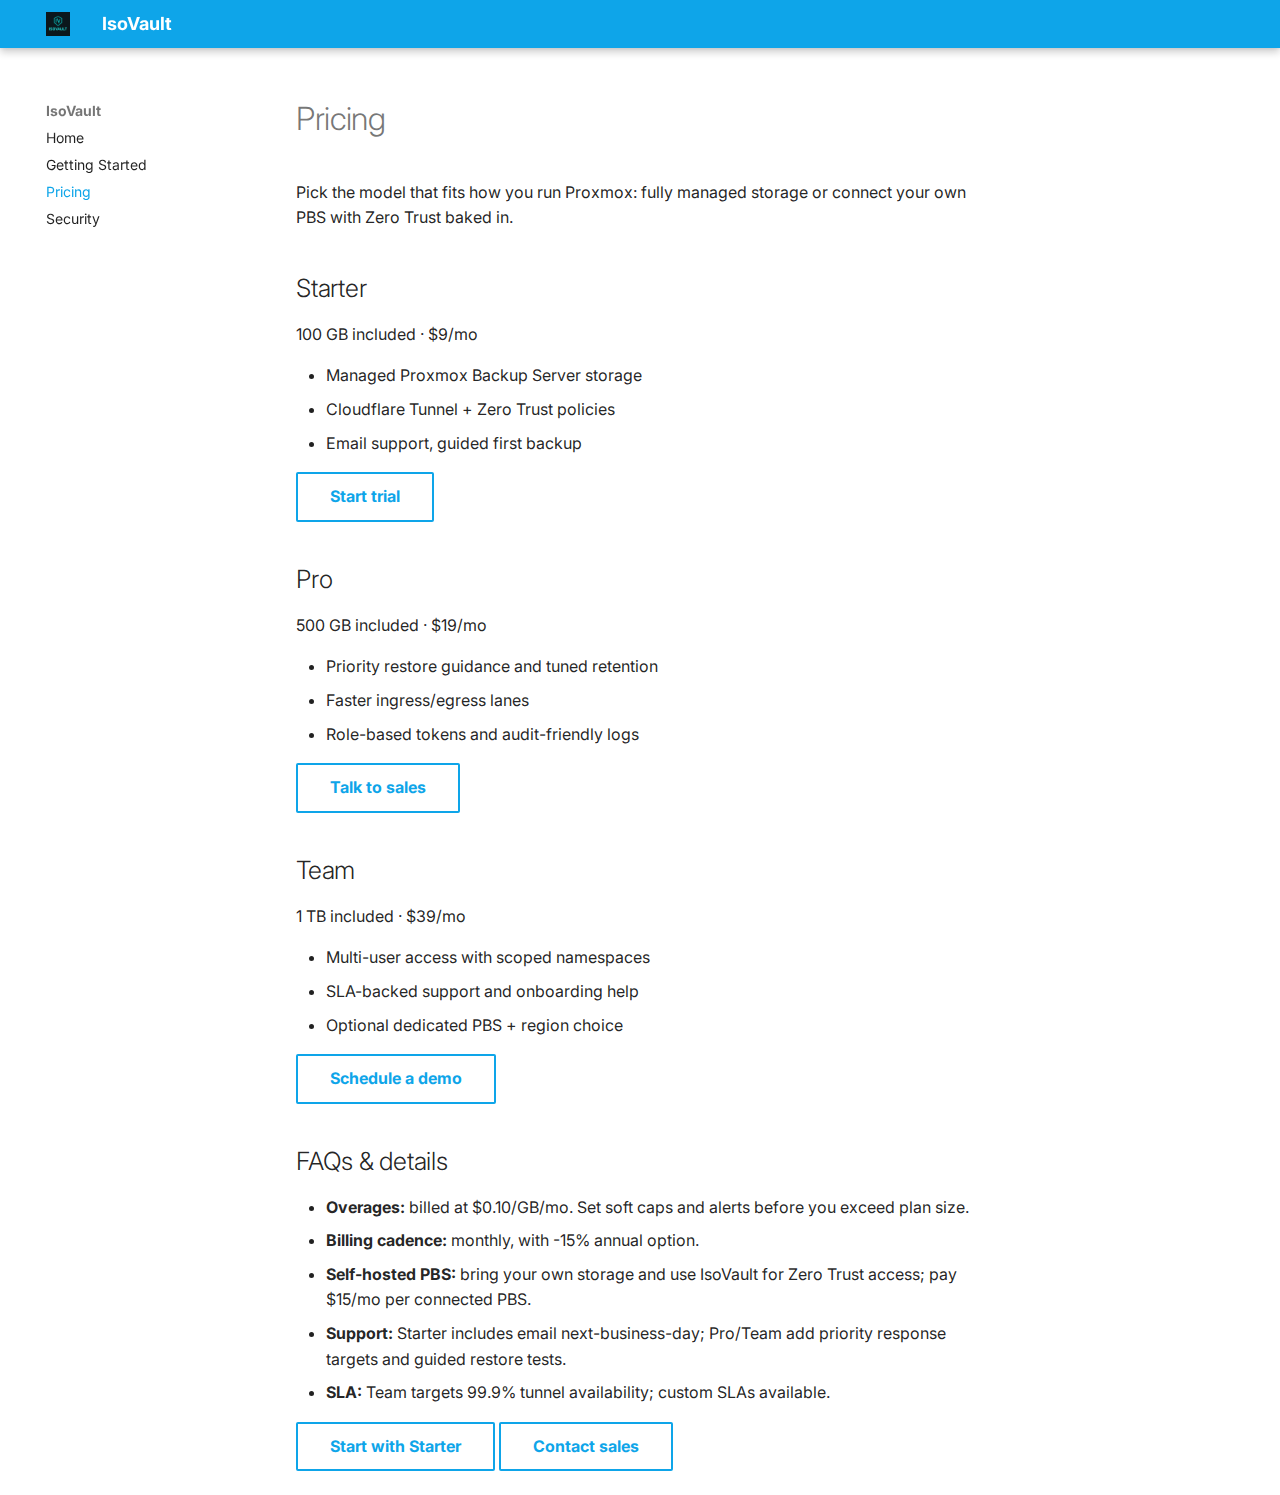
<file: pricing/index.html>
<!doctype html><html lang=en class=no-js> <head><meta charset=utf-8><meta name=viewport content="width=device-width,initial-scale=1"><link href=https://iso-st3ph.github.io/isovault-site/pricing/ rel=canonical><link href=../getting-started/ rel=prev><link href=../security/ rel=next><link rel=icon href=../assets/isovault-logo.png><meta name=generator content="mkdocs-1.6.1, mkdocs-material-9.7.0"><title>Pricing - IsoVault</title><meta name=description content="IsoVault pricing for offsite Proxmox backups with Cloudflare Zero Trust and encrypted storage."><meta property=og:title content="IsoVault Pricing"><meta property=og:description content="Plans for managed or self-hosted Proxmox backups, Zero Trust connectivity, and encrypted storage."><meta property=og:image content=https://iso-st3ph.github.io/isovault-site/assets/isovault-logo.png><meta property=twitter:card content=summary_large_image><meta property=twitter:title content="IsoVault Pricing"><meta property=twitter:description content="Offsite Proxmox backups with key ownership, Cloudflare Tunnel, and SLA-backed plans."><link rel=stylesheet href=../assets/stylesheets/main.618322db.min.css><link rel=stylesheet href=../assets/stylesheets/palette.ab4e12ef.min.css><link rel=preconnect href=https://fonts.gstatic.com crossorigin><link rel=stylesheet href="https://fonts.googleapis.com/css?family=Inter:300,300i,400,400i,700,700i%7CJetBrains+Mono:400,400i,700,700i&display=fallback"><style>:root{--md-text-font:"Inter";--md-code-font:"JetBrains Mono"}</style><link rel=stylesheet href=../styles/overrides.css><script>__md_scope=new URL("..",location),__md_hash=e=>[...e].reduce(((e,_)=>(e<<5)-e+_.charCodeAt(0)),0),__md_get=(e,_=localStorage,t=__md_scope)=>JSON.parse(_.getItem(t.pathname+"."+e)),__md_set=(e,_,t=localStorage,a=__md_scope)=>{try{t.setItem(a.pathname+"."+e,JSON.stringify(_))}catch(e){}}</script></head> <body dir=ltr data-md-color-scheme=default data-md-color-primary=custom data-md-color-accent=custom> <input class=md-toggle data-md-toggle=drawer type=checkbox id=__drawer autocomplete=off> <input class=md-toggle data-md-toggle=search type=checkbox id=__search autocomplete=off> <label class=md-overlay for=__drawer></label> <div data-md-component=skip> </div> <div data-md-component=announce> </div> <header class="md-header md-header--shadow" data-md-component=header> <nav class="md-header__inner md-grid" aria-label=Header> <a href=.. title=IsoVault class="md-header__button md-logo" aria-label=IsoVault data-md-component=logo> <img src=../assets/isovault-logo.png alt=logo> </a> <label class="md-header__button md-icon" for=__drawer> <svg xmlns=http://www.w3.org/2000/svg viewbox="0 0 24 24"><path d="M3 6h18v2H3zm0 5h18v2H3zm0 5h18v2H3z"/></svg> </label> <div class=md-header__title data-md-component=header-title> <div class=md-header__ellipsis> <div class=md-header__topic> <span class=md-ellipsis> IsoVault </span> </div> <div class=md-header__topic data-md-component=header-topic> <span class=md-ellipsis> Pricing </span> </div> </div> </div> <form class=md-header__option data-md-component=palette> <input class=md-option data-md-color-media data-md-color-scheme=default data-md-color-primary=custom data-md-color-accent=custom aria-label="Switch to dark mode" type=radio name=__palette id=__palette_0> <label class="md-header__button md-icon" title="Switch to dark mode" for=__palette_1 hidden> <svg xmlns=http://www.w3.org/2000/svg viewbox="0 0 24 24"><path d="m17.75 4.09-2.53 1.94.91 3.06-2.63-1.81-2.63 1.81.91-3.06-2.53-1.94L12.44 4l1.06-3 1.06 3zm3.5 6.91-1.64 1.25.59 1.98-1.7-1.17-1.7 1.17.59-1.98L15.75 11l2.06-.05L18.5 9l.69 1.95zm-2.28 4.95c.83-.08 1.72 1.1 1.19 1.85-.32.45-.66.87-1.08 1.27C15.17 23 8.84 23 4.94 19.07c-3.91-3.9-3.91-10.24 0-14.14.4-.4.82-.76 1.27-1.08.75-.53 1.93.36 1.85 1.19-.27 2.86.69 5.83 2.89 8.02a9.96 9.96 0 0 0 8.02 2.89m-1.64 2.02a12.08 12.08 0 0 1-7.8-3.47c-2.17-2.19-3.33-5-3.49-7.82-2.81 3.14-2.7 7.96.31 10.98 3.02 3.01 7.84 3.12 10.98.31"/></svg> </label> <input class=md-option data-md-color-media data-md-color-scheme=slate data-md-color-primary=custom data-md-color-accent=custom aria-label="Switch to light mode" type=radio name=__palette id=__palette_1> <label class="md-header__button md-icon" title="Switch to light mode" for=__palette_0 hidden> <svg xmlns=http://www.w3.org/2000/svg viewbox="0 0 24 24"><path d="M12 7a5 5 0 0 1 5 5 5 5 0 0 1-5 5 5 5 0 0 1-5-5 5 5 0 0 1 5-5m0 2a3 3 0 0 0-3 3 3 3 0 0 0 3 3 3 3 0 0 0 3-3 3 3 0 0 0-3-3m0-7 2.39 3.42C13.65 5.15 12.84 5 12 5s-1.65.15-2.39.42zM3.34 7l4.16-.35A7.2 7.2 0 0 0 5.94 8.5c-.44.74-.69 1.5-.83 2.29zm.02 10 1.76-3.77a7.131 7.131 0 0 0 2.38 4.14zM20.65 7l-1.77 3.79a7.02 7.02 0 0 0-2.38-4.15zm-.01 10-4.14.36c.59-.51 1.12-1.14 1.54-1.86.42-.73.69-1.5.83-2.29zM12 22l-2.41-3.44c.74.27 1.55.44 2.41.44.82 0 1.63-.17 2.37-.44z"/></svg> </label> </form> <script>var palette=__md_get("__palette");if(palette&&palette.color){if("(prefers-color-scheme)"===palette.color.media){var media=matchMedia("(prefers-color-scheme: light)"),input=document.querySelector(media.matches?"[data-md-color-media='(prefers-color-scheme: light)']":"[data-md-color-media='(prefers-color-scheme: dark)']");palette.color.media=input.getAttribute("data-md-color-media"),palette.color.scheme=input.getAttribute("data-md-color-scheme"),palette.color.primary=input.getAttribute("data-md-color-primary"),palette.color.accent=input.getAttribute("data-md-color-accent")}for(var[key,value]of Object.entries(palette.color))document.body.setAttribute("data-md-color-"+key,value)}</script> <label class="md-header__button md-icon" for=__search> <svg xmlns=http://www.w3.org/2000/svg viewbox="0 0 24 24"><path d="M9.5 3A6.5 6.5 0 0 1 16 9.5c0 1.61-.59 3.09-1.56 4.23l.27.27h.79l5 5-1.5 1.5-5-5v-.79l-.27-.27A6.52 6.52 0 0 1 9.5 16 6.5 6.5 0 0 1 3 9.5 6.5 6.5 0 0 1 9.5 3m0 2C7 5 5 7 5 9.5S7 14 9.5 14 14 12 14 9.5 12 5 9.5 5"/></svg> </label> <div class=md-search data-md-component=search role=dialog> <label class=md-search__overlay for=__search></label> <div class=md-search__inner role=search> <form class=md-search__form name=search> <input type=text class=md-search__input name=query aria-label=Search placeholder=Search autocapitalize=off autocorrect=off autocomplete=off spellcheck=false data-md-component=search-query required> <label class="md-search__icon md-icon" for=__search> <svg xmlns=http://www.w3.org/2000/svg viewbox="0 0 24 24"><path d="M9.5 3A6.5 6.5 0 0 1 16 9.5c0 1.61-.59 3.09-1.56 4.23l.27.27h.79l5 5-1.5 1.5-5-5v-.79l-.27-.27A6.52 6.52 0 0 1 9.5 16 6.5 6.5 0 0 1 3 9.5 6.5 6.5 0 0 1 9.5 3m0 2C7 5 5 7 5 9.5S7 14 9.5 14 14 12 14 9.5 12 5 9.5 5"/></svg> <svg xmlns=http://www.w3.org/2000/svg viewbox="0 0 24 24"><path d="M20 11v2H8l5.5 5.5-1.42 1.42L4.16 12l7.92-7.92L13.5 5.5 8 11z"/></svg> </label> <nav class=md-search__options aria-label=Search> <button type=reset class="md-search__icon md-icon" title=Clear aria-label=Clear tabindex=-1> <svg xmlns=http://www.w3.org/2000/svg viewbox="0 0 24 24"><path d="M19 6.41 17.59 5 12 10.59 6.41 5 5 6.41 10.59 12 5 17.59 6.41 19 12 13.41 17.59 19 19 17.59 13.41 12z"/></svg> </button> </nav> </form> <div class=md-search__output> <div class=md-search__scrollwrap tabindex=0 data-md-scrollfix> <div class=md-search-result data-md-component=search-result> <div class=md-search-result__meta> Initializing search </div> <ol class=md-search-result__list role=presentation></ol> </div> </div> </div> </div> </div> </nav> </header> <div class=md-container data-md-component=container> <main class=md-main data-md-component=main> <div class="md-main__inner md-grid"> <div class="md-sidebar md-sidebar--primary" data-md-component=sidebar data-md-type=navigation> <div class=md-sidebar__scrollwrap> <div class=md-sidebar__inner> <nav class="md-nav md-nav--primary" aria-label=Navigation data-md-level=0> <label class=md-nav__title for=__drawer> <a href=.. title=IsoVault class="md-nav__button md-logo" aria-label=IsoVault data-md-component=logo> <img src=../assets/isovault-logo.png alt=logo> </a> IsoVault </label> <ul class=md-nav__list data-md-scrollfix> <li class=md-nav__item> <a href=.. class=md-nav__link> <span class=md-ellipsis> Home </span> </a> </li> <li class=md-nav__item> <a href=../getting-started/ class=md-nav__link> <span class=md-ellipsis> Getting Started </span> </a> </li> <li class="md-nav__item md-nav__item--active"> <input class="md-nav__toggle md-toggle" type=checkbox id=__toc> <a href=./ class="md-nav__link md-nav__link--active"> <span class=md-ellipsis> Pricing </span> </a> </li> <li class=md-nav__item> <a href=../security/ class=md-nav__link> <span class=md-ellipsis> Security </span> </a> </li> </ul> </nav> </div> </div> </div> <div class="md-sidebar md-sidebar--secondary" data-md-component=sidebar data-md-type=toc> <div class=md-sidebar__scrollwrap> <div class=md-sidebar__inner> <nav class="md-nav md-nav--secondary" aria-label="Table of contents"> </nav> </div> </div> </div> <div class=md-content data-md-component=content> <article class="md-content__inner md-typeset">
  <h1>Pricing</h1>
  <p class=muted>Pick the model that fits how you run Proxmox: fully managed storage or connect your own PBS with Zero Trust baked in.</p>

  <div class=plan-grid>
    <div class=plan-card>
      <h2>Starter</h2>
      <div class=plan-price>100 GB included · $9/mo</div>
      <ul class=plan-features>
        <li>Managed Proxmox Backup Server storage</li>
        <li>Cloudflare Tunnel + Zero Trust policies</li>
        <li>Email support, guided first backup</li>
      </ul>
      <div class=plan-cta><a class="md-button md-raised md-primary" href=/getting-started/>Start trial</a></div>
    </div>

    <div class=plan-card>
      <h2>Pro</h2>
      <div class=plan-price>500 GB included · $19/mo</div>
      <ul class=plan-features>
        <li>Priority restore guidance and tuned retention</li>
        <li>Faster ingress/egress lanes</li>
        <li>Role-based tokens and audit-friendly logs</li>
      </ul>
      <div class=plan-cta><a class="md-button md-raised md-primary" href=mailto:help@isovault.tech>Talk to sales</a></div>
    </div>

    <div class=plan-card>
      <h2>Team</h2>
      <div class=plan-price>1 TB included · $39/mo</div>
      <ul class=plan-features>
        <li>Multi-user access with scoped namespaces</li>
        <li>SLA-backed support and onboarding help</li>
        <li>Optional dedicated PBS + region choice</li>
      </ul>
      <div class=plan-cta><a class="md-button md-raised md-primary" href=mailto:help@isovault.tech>Schedule a demo</a></div>
    </div>
  </div>

  <div class=surface>
    <h2 id=faqs-and-details>FAQs & details</h2>
    <ul>
      <li><strong>Overages:</strong> billed at $0.10/GB/mo. Set soft caps and alerts before you exceed plan size.</li>
      <li><strong>Billing cadence:</strong> monthly, with -15% annual option.</li>
      <li><strong>Self-hosted PBS:</strong> bring your own storage and use IsoVault for Zero Trust access; pay $15/mo per connected PBS.</li>
      <li><strong>Support:</strong> Starter includes email next-business-day; Pro/Team add priority response targets and guided restore tests.</li>
      <li><strong>SLA:</strong> Team targets 99.9% tunnel availability; custom SLAs available.</li>
    </ul>
    <div class=cta>
      <a class="md-button md-raised md-primary" href=/getting-started/>Start with Starter</a>
      <a class="md-button md-outlined" href=mailto:help@isovault.tech>Contact sales</a>
    </div>
  </div>
</article>
</file>
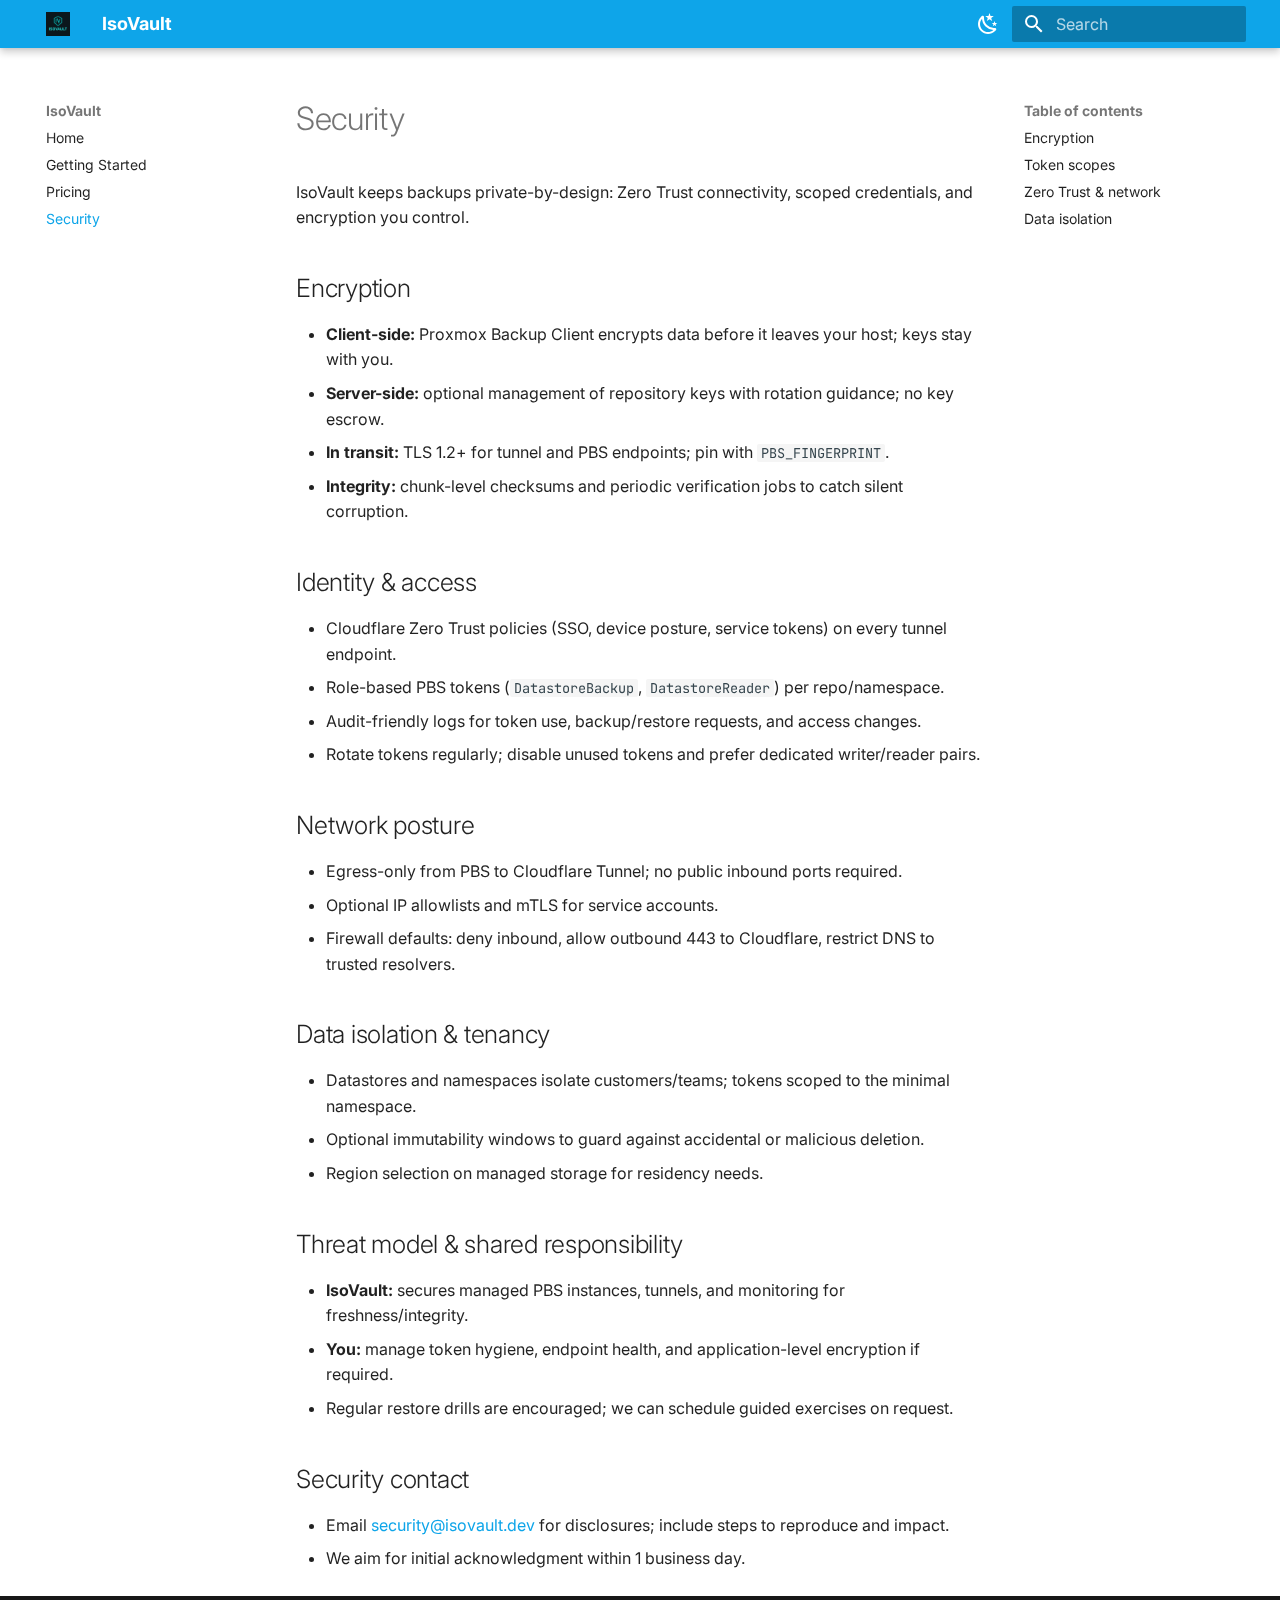
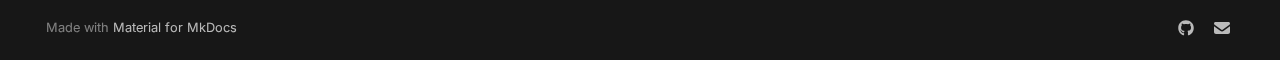
<file: security/index.html>
<!doctype html><html lang=en class=no-js> <head><meta charset=utf-8><meta name=viewport content="width=device-width,initial-scale=1"><link href=https://iso-st3ph.github.io/isovault-site/security/ rel=canonical><link href=../pricing/ rel=prev><link rel=icon href=../assets/isovault-logo.png><meta name=generator content="mkdocs-1.6.1, mkdocs-material-9.7.0"><title>Security - IsoVault</title><meta name=description content="How IsoVault secures offsite Proxmox backups: encryption, Zero Trust access with Cloudflare Tunnel, scoped tokens, and data isolation."><meta property=og:title content="Security at IsoVault"><meta property=og:description content="Encryption choices, identity and network controls, token scopes, data isolation, and how to report security issues."><meta property=og:image content=https://iso-st3ph.github.io/isovault-site/assets/isovault-logo.png><meta property=twitter:card content=summary_large_image><meta property=twitter:title content="Security at IsoVault"><meta property=twitter:description content="Zero Trust tunnels, client-side encryption, token scopes, and shared responsibility for Proxmox backups."><link rel=stylesheet href=../assets/stylesheets/main.618322db.min.css><link rel=stylesheet href=../assets/stylesheets/palette.ab4e12ef.min.css><link rel=preconnect href=https://fonts.gstatic.com crossorigin><link rel=stylesheet href="https://fonts.googleapis.com/css?family=Inter:300,300i,400,400i,700,700i%7CJetBrains+Mono:400,400i,700,700i&display=fallback"><style>:root{--md-text-font:"Inter";--md-code-font:"JetBrains Mono"}</style><link rel=stylesheet href=../styles/overrides.css><script>__md_scope=new URL("..",location),__md_hash=e=>[...e].reduce(((e,_)=>(e<<5)-e+_.charCodeAt(0)),0),__md_get=(e,_=localStorage,t=__md_scope)=>JSON.parse(_.getItem(t.pathname+"."+e)),__md_set=(e,_,t=localStorage,a=__md_scope)=>{try{t.setItem(a.pathname+"."+e,JSON.stringify(_))}catch(e){}}</script></head> <body dir=ltr data-md-color-scheme=default data-md-color-primary=custom data-md-color-accent=custom> <input class=md-toggle data-md-toggle=drawer type=checkbox id=__drawer autocomplete=off> <input class=md-toggle data-md-toggle=search type=checkbox id=__search autocomplete=off> <label class=md-overlay for=__drawer></label> <div data-md-component=skip> <a href=#encryption class=md-skip> Skip to content </a> </div> <div data-md-component=announce> </div> <header class="md-header md-header--shadow" data-md-component=header> <nav class="md-header__inner md-grid" aria-label=Header> <a href=.. title=IsoVault class="md-header__button md-logo" aria-label=IsoVault data-md-component=logo> <img src=../assets/isovault-logo.png alt=logo> </a> <label class="md-header__button md-icon" for=__drawer> <svg xmlns=http://www.w3.org/2000/svg viewbox="0 0 24 24"><path d="M3 6h18v2H3zm0 5h18v2H3zm0 5h18v2H3z"/></svg> </label> <div class=md-header__title data-md-component=header-title> <div class=md-header__ellipsis> <div class=md-header__topic> <span class=md-ellipsis> IsoVault </span> </div> <div class=md-header__topic data-md-component=header-topic> <span class=md-ellipsis> Security </span> </div> </div> </div> <form class=md-header__option data-md-component=palette> <input class=md-option data-md-color-media data-md-color-scheme=default data-md-color-primary=custom data-md-color-accent=custom aria-label="Switch to dark mode" type=radio name=__palette id=__palette_0> <label class="md-header__button md-icon" title="Switch to dark mode" for=__palette_1 hidden> <svg xmlns=http://www.w3.org/2000/svg viewbox="0 0 24 24"><path d="m17.75 4.09-2.53 1.94.91 3.06-2.63-1.81-2.63 1.81.91-3.06-2.53-1.94L12.44 4l1.06-3 1.06 3zm3.5 6.91-1.64 1.25.59 1.98-1.7-1.17-1.7 1.17.59-1.98L15.75 11l2.06-.05L18.5 9l.69 1.95zm-2.28 4.95c.83-.08 1.72 1.1 1.19 1.85-.32.45-.66.87-1.08 1.27C15.17 23 8.84 23 4.94 19.07c-3.91-3.9-3.91-10.24 0-14.14.4-.4.82-.76 1.27-1.08.75-.53 1.93.36 1.85 1.19-.27 2.86.69 5.83 2.89 8.02a9.96 9.96 0 0 0 8.02 2.89m-1.64 2.02a12.08 12.08 0 0 1-7.8-3.47c-2.17-2.19-3.33-5-3.49-7.82-2.81 3.14-2.7 7.96.31 10.98 3.02 3.01 7.84 3.12 10.98.31"/></svg> </label> <input class=md-option data-md-color-media data-md-color-scheme=slate data-md-color-primary=custom data-md-color-accent=custom aria-label="Switch to light mode" type=radio name=__palette id=__palette_1> <label class="md-header__button md-icon" title="Switch to light mode" for=__palette_0 hidden> <svg xmlns=http://www.w3.org/2000/svg viewbox="0 0 24 24"><path d="M12 7a5 5 0 0 1 5 5 5 5 0 0 1-5 5 5 5 0 0 1-5-5 5 5 0 0 1 5-5m0 2a3 3 0 0 0-3 3 3 3 0 0 0 3 3 3 3 0 0 0 3-3 3 3 0 0 0-3-3m0-7 2.39 3.42C13.65 5.15 12.84 5 12 5s-1.65.15-2.39.42zM3.34 7l4.16-.35A7.2 7.2 0 0 0 5.94 8.5c-.44.74-.69 1.5-.83 2.29zm.02 10 1.76-3.77a7.131 7.131 0 0 0 2.38 4.14zM20.65 7l-1.77 3.79a7.02 7.02 0 0 0-2.38-4.15zm-.01 10-4.14.36c.59-.51 1.12-1.14 1.54-1.86.42-.73.69-1.5.83-2.29zM12 22l-2.41-3.44c.74.27 1.55.44 2.41.44.82 0 1.63-.17 2.37-.44z"/></svg> </label> </form> <script>var palette=__md_get("__palette");if(palette&&palette.color){if("(prefers-color-scheme)"===palette.color.media){var media=matchMedia("(prefers-color-scheme: light)"),input=document.querySelector(media.matches?"[data-md-color-media='(prefers-color-scheme: light)']":"[data-md-color-media='(prefers-color-scheme: dark)']");palette.color.media=input.getAttribute("data-md-color-media"),palette.color.scheme=input.getAttribute("data-md-color-scheme"),palette.color.primary=input.getAttribute("data-md-color-primary"),palette.color.accent=input.getAttribute("data-md-color-accent")}for(var[key,value]of Object.entries(palette.color))document.body.setAttribute("data-md-color-"+key,value)}</script> <label class="md-header__button md-icon" for=__search> <svg xmlns=http://www.w3.org/2000/svg viewbox="0 0 24 24"><path d="M9.5 3A6.5 6.5 0 0 1 16 9.5c0 1.61-.59 3.09-1.56 4.23l.27.27h.79l5 5-1.5 1.5-5-5v-.79l-.27-.27A6.52 6.52 0 0 1 9.5 16 6.5 6.5 0 0 1 3 9.5 6.5 6.5 0 0 1 9.5 3m0 2C7 5 5 7 5 9.5S7 14 9.5 14 14 12 14 9.5 12 5 9.5 5"/></svg> </label> <div class=md-search data-md-component=search role=dialog> <label class=md-search__overlay for=__search></label> <div class=md-search__inner role=search> <form class=md-search__form name=search> <input type=text class=md-search__input name=query aria-label=Search placeholder=Search autocapitalize=off autocorrect=off autocomplete=off spellcheck=false data-md-component=search-query required> <label class="md-search__icon md-icon" for=__search> <svg xmlns=http://www.w3.org/2000/svg viewbox="0 0 24 24"><path d="M9.5 3A6.5 6.5 0 0 1 16 9.5c0 1.61-.59 3.09-1.56 4.23l.27.27h.79l5 5-1.5 1.5-5-5v-.79l-.27-.27A6.52 6.52 0 0 1 9.5 16 6.5 6.5 0 0 1 3 9.5 6.5 6.5 0 0 1 9.5 3m0 2C7 5 5 7 5 9.5S7 14 9.5 14 14 12 14 9.5 12 5 9.5 5"/></svg> <svg xmlns=http://www.w3.org/2000/svg viewbox="0 0 24 24"><path d="M20 11v2H8l5.5 5.5-1.42 1.42L4.16 12l7.92-7.92L13.5 5.5 8 11z"/></svg> </label> <nav class=md-search__options aria-label=Search> <button type=reset class="md-search__icon md-icon" title=Clear aria-label=Clear tabindex=-1> <svg xmlns=http://www.w3.org/2000/svg viewbox="0 0 24 24"><path d="M19 6.41 17.59 5 12 10.59 6.41 5 5 6.41 10.59 12 5 17.59 6.41 19 12 13.41 17.59 19 19 17.59 13.41 12z"/></svg> </button> </nav> </form> <div class=md-search__output> <div class=md-search__scrollwrap tabindex=0 data-md-scrollfix> <div class=md-search-result data-md-component=search-result> <div class=md-search-result__meta> Initializing search </div> <ol class=md-search-result__list role=presentation></ol> </div> </div> </div> </div> </div> </nav> </header> <div class=md-container data-md-component=container> <main class=md-main data-md-component=main> <div class="md-main__inner md-grid"> <div class="md-sidebar md-sidebar--primary" data-md-component=sidebar data-md-type=navigation> <div class=md-sidebar__scrollwrap> <div class=md-sidebar__inner> <nav class="md-nav md-nav--primary" aria-label=Navigation data-md-level=0> <label class=md-nav__title for=__drawer> <a href=.. title=IsoVault class="md-nav__button md-logo" aria-label=IsoVault data-md-component=logo> <img src=../assets/isovault-logo.png alt=logo> </a> IsoVault </label> <ul class=md-nav__list data-md-scrollfix> <li class=md-nav__item> <a href=.. class=md-nav__link> <span class=md-ellipsis> Home </span> </a> </li> <li class=md-nav__item> <a href=../getting-started/ class=md-nav__link> <span class=md-ellipsis> Getting Started </span> </a> </li> <li class=md-nav__item> <a href=../pricing/ class=md-nav__link> <span class=md-ellipsis> Pricing </span> </a> </li> <li class="md-nav__item md-nav__item--active"> <input class="md-nav__toggle md-toggle" type=checkbox id=__toc> <label class="md-nav__link md-nav__link--active" for=__toc> <span class=md-ellipsis> Security </span> <span class="md-nav__icon md-icon"></span> </label> <a href=./ class="md-nav__link md-nav__link--active"> <span class=md-ellipsis> Security </span> </a> <nav class="md-nav md-nav--secondary" aria-label="Table of contents"> <label class=md-nav__title for=__toc> <span class="md-nav__icon md-icon"></span> Table of contents </label> <ul class=md-nav__list data-md-component=toc data-md-scrollfix> <li class=md-nav__item> <a href=#encryption class=md-nav__link> <span class=md-ellipsis> Encryption </span> </a> </li> <li class=md-nav__item> <a href=#token-scopes class=md-nav__link> <span class=md-ellipsis> Token scopes </span> </a> </li> <li class=md-nav__item> <a href=#zero-trust-network class=md-nav__link> <span class=md-ellipsis> Zero Trust &amp; network </span> </a> </li> <li class=md-nav__item> <a href=#data-isolation class=md-nav__link> <span class=md-ellipsis> Data isolation </span> </a> </li> </ul> </nav> </li> </ul> </nav> </div> </div> </div> <div class="md-sidebar md-sidebar--secondary" data-md-component=sidebar data-md-type=toc> <div class=md-sidebar__scrollwrap> <div class=md-sidebar__inner> <nav class="md-nav md-nav--secondary" aria-label="Table of contents"> <label class=md-nav__title for=__toc> <span class="md-nav__icon md-icon"></span> Table of contents </label> <ul class=md-nav__list data-md-component=toc data-md-scrollfix> <li class=md-nav__item> <a href=#encryption class=md-nav__link> <span class=md-ellipsis> Encryption </span> </a> </li> <li class=md-nav__item> <a href=#token-scopes class=md-nav__link> <span class=md-ellipsis> Token scopes </span> </a> </li> <li class=md-nav__item> <a href=#zero-trust-network class=md-nav__link> <span class=md-ellipsis> Zero Trust &amp; network </span> </a> </li> <li class=md-nav__item> <a href=#data-isolation class=md-nav__link> <span class=md-ellipsis> Data isolation </span> </a> </li> </ul> </nav> </div> </div> </div> <div class=md-content data-md-component=content> <article class="md-content__inner md-typeset">
  <h1>Security</h1>
  <p>IsoVault keeps backups private-by-design: Zero Trust connectivity, scoped credentials, and encryption you control.</p>

  <h2 id=encryption>Encryption</h2>
  <ul>
    <li><strong>Client-side:</strong> Proxmox Backup Client encrypts data before it leaves your host; keys stay with you.</li>
    <li><strong>Server-side:</strong> optional management of repository keys with rotation guidance; no key escrow.</li>
    <li><strong>In transit:</strong> TLS 1.2+ for tunnel and PBS endpoints; pin with <code>PBS_FINGERPRINT</code>.</li>
    <li><strong>Integrity:</strong> chunk-level checksums and periodic verification jobs to catch silent corruption.</li>
  </ul>

  <h2 id=identity-and-access>Identity & access</h2>
  <ul>
    <li>Cloudflare Zero Trust policies (SSO, device posture, service tokens) on every tunnel endpoint.</li>
    <li>Role-based PBS tokens (<code>DatastoreBackup</code>, <code>DatastoreReader</code>) per repo/namespace.</li>
    <li>Audit-friendly logs for token use, backup/restore requests, and access changes.</li>
    <li>Rotate tokens regularly; disable unused tokens and prefer dedicated writer/reader pairs.</li>
  </ul>

  <h2 id=network>Network posture</h2>
  <ul>
    <li>Egress-only from PBS to Cloudflare Tunnel; no public inbound ports required.</li>
    <li>Optional IP allowlists and mTLS for service accounts.</li>
    <li>Firewall defaults: deny inbound, allow outbound 443 to Cloudflare, restrict DNS to trusted resolvers.</li>
  </ul>

  <h2 id=data-isolation>Data isolation & tenancy</h2>
  <ul>
    <li>Datastores and namespaces isolate customers/teams; tokens scoped to the minimal namespace.</li>
    <li>Optional immutability windows to guard against accidental or malicious deletion.</li>
    <li>Region selection on managed storage for residency needs.</li>
  </ul>

  <h2 id=threat-model>Threat model & shared responsibility</h2>
  <ul>
    <li><strong>IsoVault:</strong> secures managed PBS instances, tunnels, and monitoring for freshness/integrity.</li>
    <li><strong>You:</strong> manage token hygiene, endpoint health, and application-level encryption if required.</li>
    <li>Regular restore drills are encouraged; we can schedule guided exercises on request.</li>
  </ul>

  <h2 id=security-contact>Security contact</h2>
  <ul>
    <li>Email <a href="mailto:security@isovault.dev">security@isovault.dev</a> for disclosures; include steps to reproduce and impact.</li>
    <li>We aim for initial acknowledgment within 1 business day.</li>
  </ul>
</article> </div> <script>var target=document.getElementById(location.hash.slice(1));target&&target.name&&(target.checked=target.name.startsWith("__tabbed_"))</script> </div> </main> <footer class=md-footer> <div class="md-footer-meta md-typeset"> <div class="md-footer-meta__inner md-grid"> <div class=md-copyright> Made with <a href=https://squidfunk.github.io/mkdocs-material/ target=_blank rel=noopener> Material for MkDocs </a> </div> <div class=md-social> <a href=https://github.com/iso-st3ph target=_blank rel=noopener title=github.com class=md-social__link> <svg xmlns=http://www.w3.org/2000/svg viewbox="0 0 512 512"><!-- Font Awesome Free 7.1.0 by @fontawesome - https://fontawesome.com License - https://fontawesome.com/license/free (Icons: CC BY 4.0, Fonts: SIL OFL 1.1, Code: MIT License) Copyright 2025 Fonticons, Inc.--><path d="M173.9 397.4c0 2-2.3 3.6-5.2 3.6-3.3.3-5.6-1.3-5.6-3.6 0-2 2.3-3.6 5.2-3.6 3-.3 5.6 1.3 5.6 3.6m-31.1-4.5c-.7 2 1.3 4.3 4.3 4.9 2.6 1 5.6 0 6.2-2s-1.3-4.3-4.3-5.2c-2.6-.7-5.5.3-6.2 2.3m44.2-1.7c-2.9.7-4.9 2.6-4.6 4.9.3 2 2.9 3.3 5.9 2.6 2.9-.7 4.9-2.6 4.6-4.6-.3-1.9-3-3.2-5.9-2.9M252.8 8C114.1 8 8 113.3 8 252c0 110.9 69.8 205.8 169.5 239.2 12.8 2.3 17.3-5.6 17.3-12.1 0-6.2-.3-40.4-.3-61.4 0 0-70 15-84.7-29.8 0 0-11.4-29.1-27.8-36.6 0 0-22.9-15.7 1.6-15.4 0 0 24.9 2 38.6 25.8 21.9 38.6 58.6 27.5 72.9 20.9 2.3-16 8.8-27.1 16-33.7-55.9-6.2-112.3-14.3-112.3-110.5 0-27.5 7.6-41.3 23.6-58.9-2.6-6.5-11.1-33.3 2.6-67.9 20.9-6.5 69 27 69 27 20-5.6 41.5-8.5 62.8-8.5s42.8 2.9 62.8 8.5c0 0 48.1-33.6 69-27 13.7 34.7 5.2 61.4 2.6 67.9 16 17.7 25.8 31.5 25.8 58.9 0 96.5-58.9 104.2-114.8 110.5 9.2 7.9 17 22.9 17 46.4 0 33.7-.3 75.4-.3 83.6 0 6.5 4.6 14.4 17.3 12.1C436.2 457.8 504 362.9 504 252 504 113.3 391.5 8 252.8 8M105.2 352.9c-1.3 1-1 3.3.7 5.2 1.6 1.6 3.9 2.3 5.2 1 1.3-1 1-3.3-.7-5.2-1.6-1.6-3.9-2.3-5.2-1m-10.8-8.1c-.7 1.3.3 2.9 2.3 3.9 1.6 1 3.6.7 4.3-.7.7-1.3-.3-2.9-2.3-3.9-2-.6-3.6-.3-4.3.7m32.4 35.6c-1.6 1.3-1 4.3 1.3 6.2 2.3 2.3 5.2 2.6 6.5 1 1.3-1.3.7-4.3-1.3-6.2-2.2-2.3-5.2-2.6-6.5-1m-11.4-14.7c-1.6 1-1.6 3.6 0 5.9s4.3 3.3 5.6 2.3c1.6-1.3 1.6-3.9 0-6.2-1.4-2.3-4-3.3-5.6-2"/></svg> </a> <a href=mailto:help@isovault.tech target=_blank rel=noopener title class=md-social__link> <svg xmlns=http://www.w3.org/2000/svg viewbox="0 0 512 512"><!-- Font Awesome Free 7.1.0 by @fontawesome - https://fontawesome.com License - https://fontawesome.com/license/free (Icons: CC BY 4.0, Fonts: SIL OFL 1.1, Code: MIT License) Copyright 2025 Fonticons, Inc.--><path d="M48 64C21.5 64 0 85.5 0 112c0 15.1 7.1 29.3 19.2 38.4l208 156a48 48 0 0 0 57.6 0l208-156c12.1-9.1 19.2-23.3 19.2-38.4 0-26.5-21.5-48-48-48zM0 196v188c0 35.3 28.7 64 64 64h384c35.3 0 64-28.7 64-64V196L313.6 344.8c-34.1 25.6-81.1 25.6-115.2 0z"/></svg> </a> </div> </div> </div> </footer> </div> <div class=md-dialog data-md-component=dialog> <div class="md-dialog__inner md-typeset"></div> </div> <script id=__config type=application/json>{"annotate": null, "base": "..", "features": ["navigation.instant", "navigation.sections", "navigation.tracking", "content.code.copy", "content.action.edit"], "search": "../assets/javascripts/workers/search.7a47a382.min.js", "tags": null, "translations": {"clipboard.copied": "Copied to clipboard", "clipboard.copy": "Copy to clipboard", "search.result.more.one": "1 more on this page", "search.result.more.other": "# more on this page", "search.result.none": "No matching documents", "search.result.one": "1 matching document", "search.result.other": "# matching documents", "search.result.placeholder": "Type to start searching", "search.result.term.missing": "Missing", "select.version": "Select version"}, "version": null}</script> <script src=../assets/javascripts/bundle.e71a0d61.min.js></script> </body> </html>
</file>
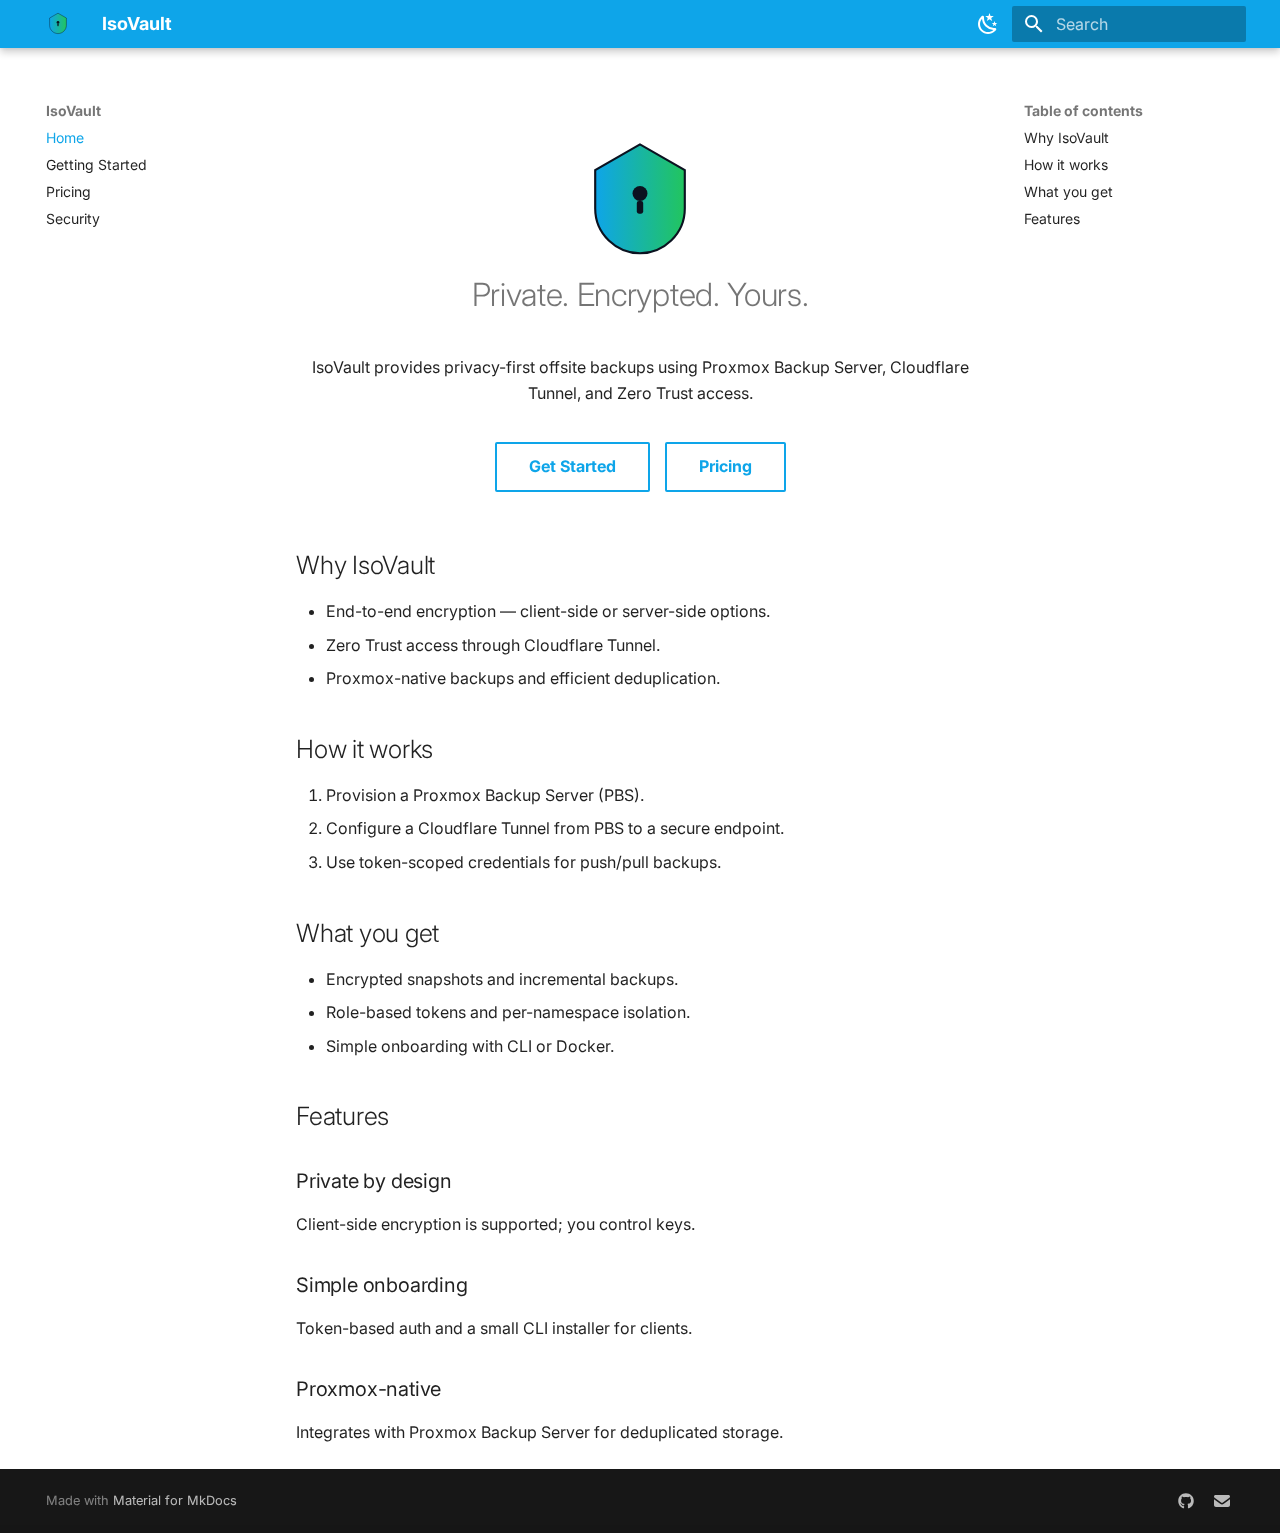
<file: isovault-site/site/index.html>
<!doctype html><html lang=en class=no-js> <head><meta charset=utf-8><meta name=viewport content="width=device-width,initial-scale=1"><link href=https://iso-st3ph.github.io/isovault-site/ rel=canonical><link href=getting-started/ rel=next><link rel=icon href=assets/isovault-logo.svg><meta name=generator content="mkdocs-1.6.1, mkdocs-material-9.7.0"><title>IsoVault - IsoVault</title><link rel=stylesheet href=assets/stylesheets/main.618322db.min.css><link rel=stylesheet href=assets/stylesheets/palette.ab4e12ef.min.css><link rel=preconnect href=https://fonts.gstatic.com crossorigin><link rel=stylesheet href="https://fonts.googleapis.com/css?family=Inter:300,300i,400,400i,700,700i%7CJetBrains+Mono:400,400i,700,700i&display=fallback"><style>:root{--md-text-font:"Inter";--md-code-font:"JetBrains Mono"}</style><link rel=stylesheet href=styles/overrides.css><script>__md_scope=new URL(".",location),__md_hash=e=>[...e].reduce(((e,_)=>(e<<5)-e+_.charCodeAt(0)),0),__md_get=(e,_=localStorage,t=__md_scope)=>JSON.parse(_.getItem(t.pathname+"."+e)),__md_set=(e,_,t=localStorage,a=__md_scope)=>{try{t.setItem(a.pathname+"."+e,JSON.stringify(_))}catch(e){}}</script></head> <body dir=ltr data-md-color-scheme=default data-md-color-primary=custom data-md-color-accent=custom> <input class=md-toggle data-md-toggle=drawer type=checkbox id=__drawer autocomplete=off> <input class=md-toggle data-md-toggle=search type=checkbox id=__search autocomplete=off> <label class=md-overlay for=__drawer></label> <div data-md-component=skip> <a href=#why-isovault class=md-skip> Skip to content </a> </div> <div data-md-component=announce> </div> <header class="md-header md-header--shadow" data-md-component=header> <nav class="md-header__inner md-grid" aria-label=Header> <a href=. title=IsoVault class="md-header__button md-logo" aria-label=IsoVault data-md-component=logo> <img src=assets/isovault-logo.svg alt=logo> </a> <label class="md-header__button md-icon" for=__drawer> <svg xmlns=http://www.w3.org/2000/svg viewbox="0 0 24 24"><path d="M3 6h18v2H3zm0 5h18v2H3zm0 5h18v2H3z"/></svg> </label> <div class=md-header__title data-md-component=header-title> <div class=md-header__ellipsis> <div class=md-header__topic> <span class=md-ellipsis> IsoVault </span> </div> <div class=md-header__topic data-md-component=header-topic> <span class=md-ellipsis> IsoVault </span> </div> </div> </div> <form class=md-header__option data-md-component=palette> <input class=md-option data-md-color-media data-md-color-scheme=default data-md-color-primary=custom data-md-color-accent=custom aria-label="Switch to dark mode" type=radio name=__palette id=__palette_0> <label class="md-header__button md-icon" title="Switch to dark mode" for=__palette_1 hidden> <svg xmlns=http://www.w3.org/2000/svg viewbox="0 0 24 24"><path d="m17.75 4.09-2.53 1.94.91 3.06-2.63-1.81-2.63 1.81.91-3.06-2.53-1.94L12.44 4l1.06-3 1.06 3zm3.5 6.91-1.64 1.25.59 1.98-1.7-1.17-1.7 1.17.59-1.98L15.75 11l2.06-.05L18.5 9l.69 1.95zm-2.28 4.95c.83-.08 1.72 1.1 1.19 1.85-.32.45-.66.87-1.08 1.27C15.17 23 8.84 23 4.94 19.07c-3.91-3.9-3.91-10.24 0-14.14.4-.4.82-.76 1.27-1.08.75-.53 1.93.36 1.85 1.19-.27 2.86.69 5.83 2.89 8.02a9.96 9.96 0 0 0 8.02 2.89m-1.64 2.02a12.08 12.08 0 0 1-7.8-3.47c-2.17-2.19-3.33-5-3.49-7.82-2.81 3.14-2.7 7.96.31 10.98 3.02 3.01 7.84 3.12 10.98.31"/></svg> </label> <input class=md-option data-md-color-media data-md-color-scheme=slate data-md-color-primary=custom data-md-color-accent=custom aria-label="Switch to light mode" type=radio name=__palette id=__palette_1> <label class="md-header__button md-icon" title="Switch to light mode" for=__palette_0 hidden> <svg xmlns=http://www.w3.org/2000/svg viewbox="0 0 24 24"><path d="M12 7a5 5 0 0 1 5 5 5 5 0 0 1-5 5 5 5 0 0 1-5-5 5 5 0 0 1 5-5m0 2a3 3 0 0 0-3 3 3 3 0 0 0 3 3 3 3 0 0 0 3-3 3 3 0 0 0-3-3m0-7 2.39 3.42C13.65 5.15 12.84 5 12 5s-1.65.15-2.39.42zM3.34 7l4.16-.35A7.2 7.2 0 0 0 5.94 8.5c-.44.74-.69 1.5-.83 2.29zm.02 10 1.76-3.77a7.131 7.131 0 0 0 2.38 4.14zM20.65 7l-1.77 3.79a7.02 7.02 0 0 0-2.38-4.15zm-.01 10-4.14.36c.59-.51 1.12-1.14 1.54-1.86.42-.73.69-1.5.83-2.29zM12 22l-2.41-3.44c.74.27 1.55.44 2.41.44.82 0 1.63-.17 2.37-.44z"/></svg> </label> </form> <script>var palette=__md_get("__palette");if(palette&&palette.color){if("(prefers-color-scheme)"===palette.color.media){var media=matchMedia("(prefers-color-scheme: light)"),input=document.querySelector(media.matches?"[data-md-color-media='(prefers-color-scheme: light)']":"[data-md-color-media='(prefers-color-scheme: dark)']");palette.color.media=input.getAttribute("data-md-color-media"),palette.color.scheme=input.getAttribute("data-md-color-scheme"),palette.color.primary=input.getAttribute("data-md-color-primary"),palette.color.accent=input.getAttribute("data-md-color-accent")}for(var[key,value]of Object.entries(palette.color))document.body.setAttribute("data-md-color-"+key,value)}</script> <label class="md-header__button md-icon" for=__search> <svg xmlns=http://www.w3.org/2000/svg viewbox="0 0 24 24"><path d="M9.5 3A6.5 6.5 0 0 1 16 9.5c0 1.61-.59 3.09-1.56 4.23l.27.27h.79l5 5-1.5 1.5-5-5v-.79l-.27-.27A6.52 6.52 0 0 1 9.5 16 6.5 6.5 0 0 1 3 9.5 6.5 6.5 0 0 1 9.5 3m0 2C7 5 5 7 5 9.5S7 14 9.5 14 14 12 14 9.5 12 5 9.5 5"/></svg> </label> <div class=md-search data-md-component=search role=dialog> <label class=md-search__overlay for=__search></label> <div class=md-search__inner role=search> <form class=md-search__form name=search> <input type=text class=md-search__input name=query aria-label=Search placeholder=Search autocapitalize=off autocorrect=off autocomplete=off spellcheck=false data-md-component=search-query required> <label class="md-search__icon md-icon" for=__search> <svg xmlns=http://www.w3.org/2000/svg viewbox="0 0 24 24"><path d="M9.5 3A6.5 6.5 0 0 1 16 9.5c0 1.61-.59 3.09-1.56 4.23l.27.27h.79l5 5-1.5 1.5-5-5v-.79l-.27-.27A6.52 6.52 0 0 1 9.5 16 6.5 6.5 0 0 1 3 9.5 6.5 6.5 0 0 1 9.5 3m0 2C7 5 5 7 5 9.5S7 14 9.5 14 14 12 14 9.5 12 5 9.5 5"/></svg> <svg xmlns=http://www.w3.org/2000/svg viewbox="0 0 24 24"><path d="M20 11v2H8l5.5 5.5-1.42 1.42L4.16 12l7.92-7.92L13.5 5.5 8 11z"/></svg> </label> <nav class=md-search__options aria-label=Search> <button type=reset class="md-search__icon md-icon" title=Clear aria-label=Clear tabindex=-1> <svg xmlns=http://www.w3.org/2000/svg viewbox="0 0 24 24"><path d="M19 6.41 17.59 5 12 10.59 6.41 5 5 6.41 10.59 12 5 17.59 6.41 19 12 13.41 17.59 19 19 17.59 13.41 12z"/></svg> </button> </nav> </form> <div class=md-search__output> <div class=md-search__scrollwrap tabindex=0 data-md-scrollfix> <div class=md-search-result data-md-component=search-result> <div class=md-search-result__meta> Initializing search </div> <ol class=md-search-result__list role=presentation></ol> </div> </div> </div> </div> </div> </nav> </header> <div class=md-container data-md-component=container> <main class=md-main data-md-component=main> <div class="md-main__inner md-grid"> <div class="md-sidebar md-sidebar--primary" data-md-component=sidebar data-md-type=navigation> <div class=md-sidebar__scrollwrap> <div class=md-sidebar__inner> <nav class="md-nav md-nav--primary" aria-label=Navigation data-md-level=0> <label class=md-nav__title for=__drawer> <a href=. title=IsoVault class="md-nav__button md-logo" aria-label=IsoVault data-md-component=logo> <img src=assets/isovault-logo.svg alt=logo> </a> IsoVault </label> <ul class=md-nav__list data-md-scrollfix> <li class="md-nav__item md-nav__item--active"> <input class="md-nav__toggle md-toggle" type=checkbox id=__toc> <label class="md-nav__link md-nav__link--active" for=__toc> <span class=md-ellipsis> Home </span> <span class="md-nav__icon md-icon"></span> </label> <a href=. class="md-nav__link md-nav__link--active"> <span class=md-ellipsis> Home </span> </a> <nav class="md-nav md-nav--secondary" aria-label="Table of contents"> <label class=md-nav__title for=__toc> <span class="md-nav__icon md-icon"></span> Table of contents </label> <ul class=md-nav__list data-md-component=toc data-md-scrollfix> <li class=md-nav__item> <a href=#why-isovault class=md-nav__link> <span class=md-ellipsis> Why IsoVault </span> </a> </li> <li class=md-nav__item> <a href=#how-it-works class=md-nav__link> <span class=md-ellipsis> How it works </span> </a> </li> <li class=md-nav__item> <a href=#what-you-get class=md-nav__link> <span class=md-ellipsis> What you get </span> </a> </li> <li class=md-nav__item> <a href=#features class=md-nav__link> <span class=md-ellipsis> Features </span> </a> </li> </ul> </nav> </li> <li class=md-nav__item> <a href=getting-started/ class=md-nav__link> <span class=md-ellipsis> Getting Started </span> </a> </li> <li class=md-nav__item> <a href=pricing/ class=md-nav__link> <span class=md-ellipsis> Pricing </span> </a> </li> <li class=md-nav__item> <a href=security/ class=md-nav__link> <span class=md-ellipsis> Security </span> </a> </li> </ul> </nav> </div> </div> </div> <div class="md-sidebar md-sidebar--secondary" data-md-component=sidebar data-md-type=toc> <div class=md-sidebar__scrollwrap> <div class=md-sidebar__inner> <nav class="md-nav md-nav--secondary" aria-label="Table of contents"> <label class=md-nav__title for=__toc> <span class="md-nav__icon md-icon"></span> Table of contents </label> <ul class=md-nav__list data-md-component=toc data-md-scrollfix> <li class=md-nav__item> <a href=#why-isovault class=md-nav__link> <span class=md-ellipsis> Why IsoVault </span> </a> </li> <li class=md-nav__item> <a href=#how-it-works class=md-nav__link> <span class=md-ellipsis> How it works </span> </a> </li> <li class=md-nav__item> <a href=#what-you-get class=md-nav__link> <span class=md-ellipsis> What you get </span> </a> </li> <li class=md-nav__item> <a href=#features class=md-nav__link> <span class=md-ellipsis> Features </span> </a> </li> </ul> </nav> </div> </div> </div> <div class=md-content data-md-component=content> <article class="md-content__inner md-typeset"> <div class=hero> <img src=assets/isovault-logo.svg alt=IsoVault width=128> <h1>Private. Encrypted. Yours.</h1> <p class=muted>IsoVault provides privacy-first offsite backups using Proxmox Backup Server, Cloudflare Tunnel, and Zero Trust access.</p> <p class=cta> <a href=/getting-started/ class="md-button md-raised md-primary">Get Started</a> <a href=/pricing/ class="md-button md-outlined">Pricing</a> </p> </div> <h2 id=why-isovault>Why IsoVault</h2> <ul> <li>End-to-end encryption — client-side or server-side options.</li> <li>Zero Trust access through Cloudflare Tunnel.</li> <li>Proxmox-native backups and efficient deduplication.</li> </ul> <h2 id=how-it-works>How it works</h2> <ol> <li>Provision a Proxmox Backup Server (PBS).</li> <li>Configure a Cloudflare Tunnel from PBS to a secure endpoint.</li> <li>Use token-scoped credentials for push/pull backups.</li> </ol> <h2 id=what-you-get>What you get</h2> <ul> <li>Encrypted snapshots and incremental backups.</li> <li>Role-based tokens and per-namespace isolation.</li> <li>Simple onboarding with CLI or Docker.</li> </ul> <h2 id=features>Features</h2> <div class=md-grid> <div class=md-card> <h3>Private by design</h3> <p>Client-side encryption is supported; you control keys.</p> </div> <div class=md-card> <h3>Simple onboarding</h3> <p>Token-based auth and a small CLI installer for clients.</p> </div> <div class=md-card> <h3>Proxmox-native</h3> <p>Integrates with Proxmox Backup Server for deduplicated storage.</p> </div> </div> </article> </div> <script>var target=document.getElementById(location.hash.slice(1));target&&target.name&&(target.checked=target.name.startsWith("__tabbed_"))</script> </div> </main> <footer class=md-footer> <div class="md-footer-meta md-typeset"> <div class="md-footer-meta__inner md-grid"> <div class=md-copyright> Made with <a href=https://squidfunk.github.io/mkdocs-material/ target=_blank rel=noopener> Material for MkDocs </a> </div> <div class=md-social> <a href=https://github.com/iso-st3ph target=_blank rel=noopener title=github.com class=md-social__link> <svg xmlns=http://www.w3.org/2000/svg viewbox="0 0 512 512"><!-- Font Awesome Free 7.1.0 by @fontawesome - https://fontawesome.com License - https://fontawesome.com/license/free (Icons: CC BY 4.0, Fonts: SIL OFL 1.1, Code: MIT License) Copyright 2025 Fonticons, Inc.--><path d="M173.9 397.4c0 2-2.3 3.6-5.2 3.6-3.3.3-5.6-1.3-5.6-3.6 0-2 2.3-3.6 5.2-3.6 3-.3 5.6 1.3 5.6 3.6m-31.1-4.5c-.7 2 1.3 4.3 4.3 4.9 2.6 1 5.6 0 6.2-2s-1.3-4.3-4.3-5.2c-2.6-.7-5.5.3-6.2 2.3m44.2-1.7c-2.9.7-4.9 2.6-4.6 4.9.3 2 2.9 3.3 5.9 2.6 2.9-.7 4.9-2.6 4.6-4.6-.3-1.9-3-3.2-5.9-2.9M252.8 8C114.1 8 8 113.3 8 252c0 110.9 69.8 205.8 169.5 239.2 12.8 2.3 17.3-5.6 17.3-12.1 0-6.2-.3-40.4-.3-61.4 0 0-70 15-84.7-29.8 0 0-11.4-29.1-27.8-36.6 0 0-22.9-15.7 1.6-15.4 0 0 24.9 2 38.6 25.8 21.9 38.6 58.6 27.5 72.9 20.9 2.3-16 8.8-27.1 16-33.7-55.9-6.2-112.3-14.3-112.3-110.5 0-27.5 7.6-41.3 23.6-58.9-2.6-6.5-11.1-33.3 2.6-67.9 20.9-6.5 69 27 69 27 20-5.6 41.5-8.5 62.8-8.5s42.8 2.9 62.8 8.5c0 0 48.1-33.6 69-27 13.7 34.7 5.2 61.4 2.6 67.9 16 17.7 25.8 31.5 25.8 58.9 0 96.5-58.9 104.2-114.8 110.5 9.2 7.9 17 22.9 17 46.4 0 33.7-.3 75.4-.3 83.6 0 6.5 4.6 14.4 17.3 12.1C436.2 457.8 504 362.9 504 252 504 113.3 391.5 8 252.8 8M105.2 352.9c-1.3 1-1 3.3.7 5.2 1.6 1.6 3.9 2.3 5.2 1 1.3-1 1-3.3-.7-5.2-1.6-1.6-3.9-2.3-5.2-1m-10.8-8.1c-.7 1.3.3 2.9 2.3 3.9 1.6 1 3.6.7 4.3-.7.7-1.3-.3-2.9-2.3-3.9-2-.6-3.6-.3-4.3.7m32.4 35.6c-1.6 1.3-1 4.3 1.3 6.2 2.3 2.3 5.2 2.6 6.5 1 1.3-1.3.7-4.3-1.3-6.2-2.2-2.3-5.2-2.6-6.5-1m-11.4-14.7c-1.6 1-1.6 3.6 0 5.9s4.3 3.3 5.6 2.3c1.6-1.3 1.6-3.9 0-6.2-1.4-2.3-4-3.3-5.6-2"/></svg> </a> <a href=mailto:hello@isovault.dev target=_blank rel=noopener title class=md-social__link> <svg xmlns=http://www.w3.org/2000/svg viewbox="0 0 512 512"><!-- Font Awesome Free 7.1.0 by @fontawesome - https://fontawesome.com License - https://fontawesome.com/license/free (Icons: CC BY 4.0, Fonts: SIL OFL 1.1, Code: MIT License) Copyright 2025 Fonticons, Inc.--><path d="M48 64C21.5 64 0 85.5 0 112c0 15.1 7.1 29.3 19.2 38.4l208 156a48 48 0 0 0 57.6 0l208-156c12.1-9.1 19.2-23.3 19.2-38.4 0-26.5-21.5-48-48-48zM0 196v188c0 35.3 28.7 64 64 64h384c35.3 0 64-28.7 64-64V196L313.6 344.8c-34.1 25.6-81.1 25.6-115.2 0z"/></svg> </a> </div> </div> </div> </footer> </div> <div class=md-dialog data-md-component=dialog> <div class="md-dialog__inner md-typeset"></div> </div> <script id=__config type=application/json>{"annotate": null, "base": ".", "features": ["navigation.instant", "navigation.sections", "navigation.tracking", "content.code.copy", "content.action.edit"], "search": "assets/javascripts/workers/search.7a47a382.min.js", "tags": null, "translations": {"clipboard.copied": "Copied to clipboard", "clipboard.copy": "Copy to clipboard", "search.result.more.one": "1 more on this page", "search.result.more.other": "# more on this page", "search.result.none": "No matching documents", "search.result.one": "1 matching document", "search.result.other": "# matching documents", "search.result.placeholder": "Type to start searching", "search.result.term.missing": "Missing", "select.version": "Select version"}, "version": null}</script> <script src=assets/javascripts/bundle.e71a0d61.min.js></script> </body> </html>
</file>
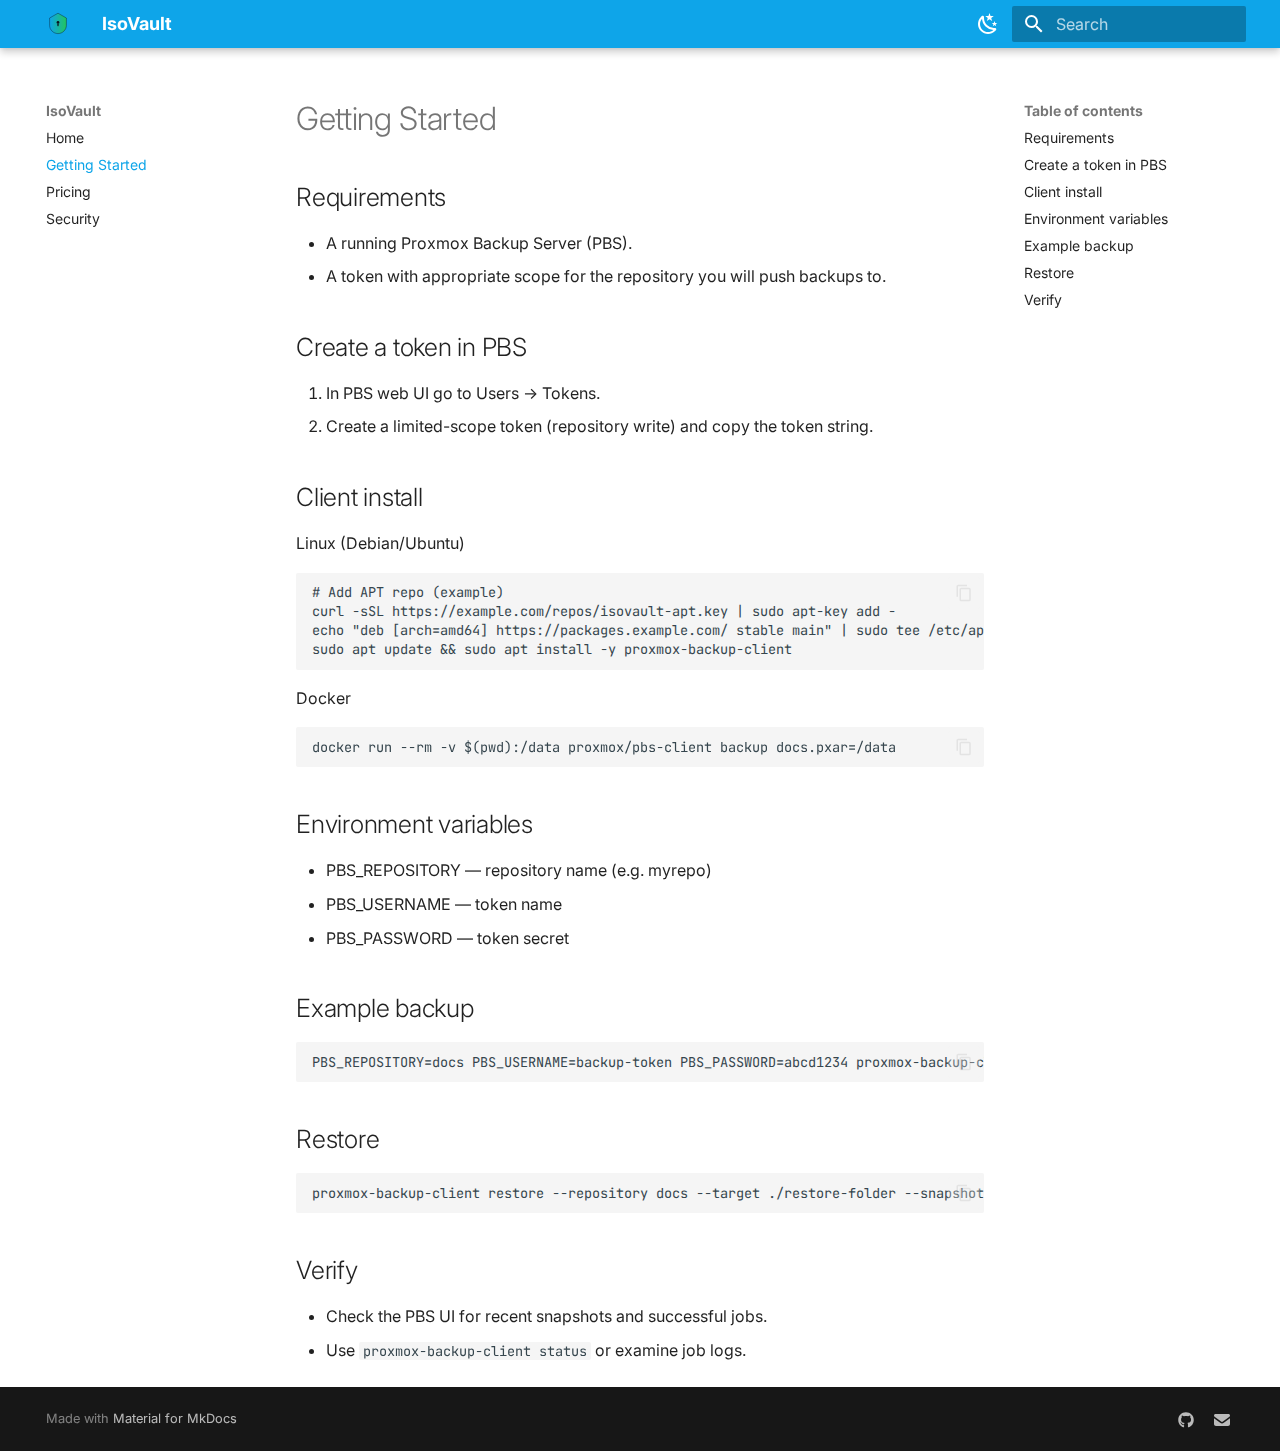
<file: isovault-site/site/getting-started/index.html>
<!doctype html><html lang=en class=no-js> <head><meta charset=utf-8><meta name=viewport content="width=device-width,initial-scale=1"><link href=https://iso-st3ph.github.io/isovault-site/getting-started/ rel=canonical><link rel=prev href=..><link href=../pricing/ rel=next><link rel=icon href=../assets/isovault-logo.svg><meta name=generator content="mkdocs-1.6.1, mkdocs-material-9.7.0"><title>Getting Started - IsoVault</title><link rel=stylesheet href=../assets/stylesheets/main.618322db.min.css><link rel=stylesheet href=../assets/stylesheets/palette.ab4e12ef.min.css><link rel=preconnect href=https://fonts.gstatic.com crossorigin><link rel=stylesheet href="https://fonts.googleapis.com/css?family=Inter:300,300i,400,400i,700,700i%7CJetBrains+Mono:400,400i,700,700i&display=fallback"><style>:root{--md-text-font:"Inter";--md-code-font:"JetBrains Mono"}</style><link rel=stylesheet href=../styles/overrides.css><script>__md_scope=new URL("..",location),__md_hash=e=>[...e].reduce(((e,_)=>(e<<5)-e+_.charCodeAt(0)),0),__md_get=(e,_=localStorage,t=__md_scope)=>JSON.parse(_.getItem(t.pathname+"."+e)),__md_set=(e,_,t=localStorage,a=__md_scope)=>{try{t.setItem(a.pathname+"."+e,JSON.stringify(_))}catch(e){}}</script></head> <body dir=ltr data-md-color-scheme=default data-md-color-primary=custom data-md-color-accent=custom> <input class=md-toggle data-md-toggle=drawer type=checkbox id=__drawer autocomplete=off> <input class=md-toggle data-md-toggle=search type=checkbox id=__search autocomplete=off> <label class=md-overlay for=__drawer></label> <div data-md-component=skip> <a href=#requirements class=md-skip> Skip to content </a> </div> <div data-md-component=announce> </div> <header class="md-header md-header--shadow" data-md-component=header> <nav class="md-header__inner md-grid" aria-label=Header> <a href=.. title=IsoVault class="md-header__button md-logo" aria-label=IsoVault data-md-component=logo> <img src=../assets/isovault-logo.svg alt=logo> </a> <label class="md-header__button md-icon" for=__drawer> <svg xmlns=http://www.w3.org/2000/svg viewbox="0 0 24 24"><path d="M3 6h18v2H3zm0 5h18v2H3zm0 5h18v2H3z"/></svg> </label> <div class=md-header__title data-md-component=header-title> <div class=md-header__ellipsis> <div class=md-header__topic> <span class=md-ellipsis> IsoVault </span> </div> <div class=md-header__topic data-md-component=header-topic> <span class=md-ellipsis> Getting Started </span> </div> </div> </div> <form class=md-header__option data-md-component=palette> <input class=md-option data-md-color-media data-md-color-scheme=default data-md-color-primary=custom data-md-color-accent=custom aria-label="Switch to dark mode" type=radio name=__palette id=__palette_0> <label class="md-header__button md-icon" title="Switch to dark mode" for=__palette_1 hidden> <svg xmlns=http://www.w3.org/2000/svg viewbox="0 0 24 24"><path d="m17.75 4.09-2.53 1.94.91 3.06-2.63-1.81-2.63 1.81.91-3.06-2.53-1.94L12.44 4l1.06-3 1.06 3zm3.5 6.91-1.64 1.25.59 1.98-1.7-1.17-1.7 1.17.59-1.98L15.75 11l2.06-.05L18.5 9l.69 1.95zm-2.28 4.95c.83-.08 1.72 1.1 1.19 1.85-.32.45-.66.87-1.08 1.27C15.17 23 8.84 23 4.94 19.07c-3.91-3.9-3.91-10.24 0-14.14.4-.4.82-.76 1.27-1.08.75-.53 1.93.36 1.85 1.19-.27 2.86.69 5.83 2.89 8.02a9.96 9.96 0 0 0 8.02 2.89m-1.64 2.02a12.08 12.08 0 0 1-7.8-3.47c-2.17-2.19-3.33-5-3.49-7.82-2.81 3.14-2.7 7.96.31 10.98 3.02 3.01 7.84 3.12 10.98.31"/></svg> </label> <input class=md-option data-md-color-media data-md-color-scheme=slate data-md-color-primary=custom data-md-color-accent=custom aria-label="Switch to light mode" type=radio name=__palette id=__palette_1> <label class="md-header__button md-icon" title="Switch to light mode" for=__palette_0 hidden> <svg xmlns=http://www.w3.org/2000/svg viewbox="0 0 24 24"><path d="M12 7a5 5 0 0 1 5 5 5 5 0 0 1-5 5 5 5 0 0 1-5-5 5 5 0 0 1 5-5m0 2a3 3 0 0 0-3 3 3 3 0 0 0 3 3 3 3 0 0 0 3-3 3 3 0 0 0-3-3m0-7 2.39 3.42C13.65 5.15 12.84 5 12 5s-1.65.15-2.39.42zM3.34 7l4.16-.35A7.2 7.2 0 0 0 5.94 8.5c-.44.74-.69 1.5-.83 2.29zm.02 10 1.76-3.77a7.131 7.131 0 0 0 2.38 4.14zM20.65 7l-1.77 3.79a7.02 7.02 0 0 0-2.38-4.15zm-.01 10-4.14.36c.59-.51 1.12-1.14 1.54-1.86.42-.73.69-1.5.83-2.29zM12 22l-2.41-3.44c.74.27 1.55.44 2.41.44.82 0 1.63-.17 2.37-.44z"/></svg> </label> </form> <script>var palette=__md_get("__palette");if(palette&&palette.color){if("(prefers-color-scheme)"===palette.color.media){var media=matchMedia("(prefers-color-scheme: light)"),input=document.querySelector(media.matches?"[data-md-color-media='(prefers-color-scheme: light)']":"[data-md-color-media='(prefers-color-scheme: dark)']");palette.color.media=input.getAttribute("data-md-color-media"),palette.color.scheme=input.getAttribute("data-md-color-scheme"),palette.color.primary=input.getAttribute("data-md-color-primary"),palette.color.accent=input.getAttribute("data-md-color-accent")}for(var[key,value]of Object.entries(palette.color))document.body.setAttribute("data-md-color-"+key,value)}</script> <label class="md-header__button md-icon" for=__search> <svg xmlns=http://www.w3.org/2000/svg viewbox="0 0 24 24"><path d="M9.5 3A6.5 6.5 0 0 1 16 9.5c0 1.61-.59 3.09-1.56 4.23l.27.27h.79l5 5-1.5 1.5-5-5v-.79l-.27-.27A6.52 6.52 0 0 1 9.5 16 6.5 6.5 0 0 1 3 9.5 6.5 6.5 0 0 1 9.5 3m0 2C7 5 5 7 5 9.5S7 14 9.5 14 14 12 14 9.5 12 5 9.5 5"/></svg> </label> <div class=md-search data-md-component=search role=dialog> <label class=md-search__overlay for=__search></label> <div class=md-search__inner role=search> <form class=md-search__form name=search> <input type=text class=md-search__input name=query aria-label=Search placeholder=Search autocapitalize=off autocorrect=off autocomplete=off spellcheck=false data-md-component=search-query required> <label class="md-search__icon md-icon" for=__search> <svg xmlns=http://www.w3.org/2000/svg viewbox="0 0 24 24"><path d="M9.5 3A6.5 6.5 0 0 1 16 9.5c0 1.61-.59 3.09-1.56 4.23l.27.27h.79l5 5-1.5 1.5-5-5v-.79l-.27-.27A6.52 6.52 0 0 1 9.5 16 6.5 6.5 0 0 1 3 9.5 6.5 6.5 0 0 1 9.5 3m0 2C7 5 5 7 5 9.5S7 14 9.5 14 14 12 14 9.5 12 5 9.5 5"/></svg> <svg xmlns=http://www.w3.org/2000/svg viewbox="0 0 24 24"><path d="M20 11v2H8l5.5 5.5-1.42 1.42L4.16 12l7.92-7.92L13.5 5.5 8 11z"/></svg> </label> <nav class=md-search__options aria-label=Search> <button type=reset class="md-search__icon md-icon" title=Clear aria-label=Clear tabindex=-1> <svg xmlns=http://www.w3.org/2000/svg viewbox="0 0 24 24"><path d="M19 6.41 17.59 5 12 10.59 6.41 5 5 6.41 10.59 12 5 17.59 6.41 19 12 13.41 17.59 19 19 17.59 13.41 12z"/></svg> </button> </nav> </form> <div class=md-search__output> <div class=md-search__scrollwrap tabindex=0 data-md-scrollfix> <div class=md-search-result data-md-component=search-result> <div class=md-search-result__meta> Initializing search </div> <ol class=md-search-result__list role=presentation></ol> </div> </div> </div> </div> </div> </nav> </header> <div class=md-container data-md-component=container> <main class=md-main data-md-component=main> <div class="md-main__inner md-grid"> <div class="md-sidebar md-sidebar--primary" data-md-component=sidebar data-md-type=navigation> <div class=md-sidebar__scrollwrap> <div class=md-sidebar__inner> <nav class="md-nav md-nav--primary" aria-label=Navigation data-md-level=0> <label class=md-nav__title for=__drawer> <a href=.. title=IsoVault class="md-nav__button md-logo" aria-label=IsoVault data-md-component=logo> <img src=../assets/isovault-logo.svg alt=logo> </a> IsoVault </label> <ul class=md-nav__list data-md-scrollfix> <li class=md-nav__item> <a href=.. class=md-nav__link> <span class=md-ellipsis> Home </span> </a> </li> <li class="md-nav__item md-nav__item--active"> <input class="md-nav__toggle md-toggle" type=checkbox id=__toc> <label class="md-nav__link md-nav__link--active" for=__toc> <span class=md-ellipsis> Getting Started </span> <span class="md-nav__icon md-icon"></span> </label> <a href=./ class="md-nav__link md-nav__link--active"> <span class=md-ellipsis> Getting Started </span> </a> <nav class="md-nav md-nav--secondary" aria-label="Table of contents"> <label class=md-nav__title for=__toc> <span class="md-nav__icon md-icon"></span> Table of contents </label> <ul class=md-nav__list data-md-component=toc data-md-scrollfix> <li class=md-nav__item> <a href=#requirements class=md-nav__link> <span class=md-ellipsis> Requirements </span> </a> </li> <li class=md-nav__item> <a href=#create-a-token-in-pbs class=md-nav__link> <span class=md-ellipsis> Create a token in PBS </span> </a> </li> <li class=md-nav__item> <a href=#client-install class=md-nav__link> <span class=md-ellipsis> Client install </span> </a> </li> <li class=md-nav__item> <a href=#environment-variables class=md-nav__link> <span class=md-ellipsis> Environment variables </span> </a> </li> <li class=md-nav__item> <a href=#example-backup class=md-nav__link> <span class=md-ellipsis> Example backup </span> </a> </li> <li class=md-nav__item> <a href=#restore class=md-nav__link> <span class=md-ellipsis> Restore </span> </a> </li> <li class=md-nav__item> <a href=#verify class=md-nav__link> <span class=md-ellipsis> Verify </span> </a> </li> </ul> </nav> </li> <li class=md-nav__item> <a href=../pricing/ class=md-nav__link> <span class=md-ellipsis> Pricing </span> </a> </li> <li class=md-nav__item> <a href=../security/ class=md-nav__link> <span class=md-ellipsis> Security </span> </a> </li> </ul> </nav> </div> </div> </div> <div class="md-sidebar md-sidebar--secondary" data-md-component=sidebar data-md-type=toc> <div class=md-sidebar__scrollwrap> <div class=md-sidebar__inner> <nav class="md-nav md-nav--secondary" aria-label="Table of contents"> <label class=md-nav__title for=__toc> <span class="md-nav__icon md-icon"></span> Table of contents </label> <ul class=md-nav__list data-md-component=toc data-md-scrollfix> <li class=md-nav__item> <a href=#requirements class=md-nav__link> <span class=md-ellipsis> Requirements </span> </a> </li> <li class=md-nav__item> <a href=#create-a-token-in-pbs class=md-nav__link> <span class=md-ellipsis> Create a token in PBS </span> </a> </li> <li class=md-nav__item> <a href=#client-install class=md-nav__link> <span class=md-ellipsis> Client install </span> </a> </li> <li class=md-nav__item> <a href=#environment-variables class=md-nav__link> <span class=md-ellipsis> Environment variables </span> </a> </li> <li class=md-nav__item> <a href=#example-backup class=md-nav__link> <span class=md-ellipsis> Example backup </span> </a> </li> <li class=md-nav__item> <a href=#restore class=md-nav__link> <span class=md-ellipsis> Restore </span> </a> </li> <li class=md-nav__item> <a href=#verify class=md-nav__link> <span class=md-ellipsis> Verify </span> </a> </li> </ul> </nav> </div> </div> </div> <div class=md-content data-md-component=content> <article class="md-content__inner md-typeset"> <h1>Getting Started</h1> <h2 id=requirements>Requirements</h2> <ul> <li>A running Proxmox Backup Server (PBS).</li> <li>A token with appropriate scope for the repository you will push backups to.</li> </ul> <h2 id=create-a-token-in-pbs>Create a token in PBS</h2> <ol> <li>In PBS web UI go to Users -&gt; Tokens.</li> <li>Create a limited-scope token (repository write) and copy the token string.</li> </ol> <h2 id=client-install>Client install</h2> <p>Linux (Debian/Ubuntu)</p> <pre><code class=language-bash># Add APT repo (example)
curl -sSL https://example.com/repos/isovault-apt.key | sudo apt-key add -
echo &quot;deb [arch=amd64] https://packages.example.com/ stable main&quot; | sudo tee /etc/apt/sources.list.d/isovault.list
sudo apt update &amp;&amp; sudo apt install -y proxmox-backup-client
</code></pre> <p>Docker</p> <pre><code class=language-bash>docker run --rm -v $(pwd):/data proxmox/pbs-client backup docs.pxar=/data
</code></pre> <h2 id=environment-variables>Environment variables</h2> <ul> <li>PBS_REPOSITORY — repository name (e.g. myrepo)</li> <li>PBS_USERNAME — token name</li> <li>PBS_PASSWORD — token secret</li> </ul> <h2 id=example-backup>Example backup</h2> <pre><code class=language-bash>PBS_REPOSITORY=docs PBS_USERNAME=backup-token PBS_PASSWORD=abcd1234 proxmox-backup-client backup docs.pxar=./myfolder
</code></pre> <h2 id=restore>Restore</h2> <pre><code class=language-bash>proxmox-backup-client restore --repository docs --target ./restore-folder --snapshot latest
</code></pre> <h2 id=verify>Verify</h2> <ul> <li>Check the PBS UI for recent snapshots and successful jobs.</li> <li>Use <code>proxmox-backup-client status</code> or examine job logs.</li> </ul> </article> </div> <script>var target=document.getElementById(location.hash.slice(1));target&&target.name&&(target.checked=target.name.startsWith("__tabbed_"))</script> </div> </main> <footer class=md-footer> <div class="md-footer-meta md-typeset"> <div class="md-footer-meta__inner md-grid"> <div class=md-copyright> Made with <a href=https://squidfunk.github.io/mkdocs-material/ target=_blank rel=noopener> Material for MkDocs </a> </div> <div class=md-social> <a href=https://github.com/iso-st3ph target=_blank rel=noopener title=github.com class=md-social__link> <svg xmlns=http://www.w3.org/2000/svg viewbox="0 0 512 512"><!-- Font Awesome Free 7.1.0 by @fontawesome - https://fontawesome.com License - https://fontawesome.com/license/free (Icons: CC BY 4.0, Fonts: SIL OFL 1.1, Code: MIT License) Copyright 2025 Fonticons, Inc.--><path d="M173.9 397.4c0 2-2.3 3.6-5.2 3.6-3.3.3-5.6-1.3-5.6-3.6 0-2 2.3-3.6 5.2-3.6 3-.3 5.6 1.3 5.6 3.6m-31.1-4.5c-.7 2 1.3 4.3 4.3 4.9 2.6 1 5.6 0 6.2-2s-1.3-4.3-4.3-5.2c-2.6-.7-5.5.3-6.2 2.3m44.2-1.7c-2.9.7-4.9 2.6-4.6 4.9.3 2 2.9 3.3 5.9 2.6 2.9-.7 4.9-2.6 4.6-4.6-.3-1.9-3-3.2-5.9-2.9M252.8 8C114.1 8 8 113.3 8 252c0 110.9 69.8 205.8 169.5 239.2 12.8 2.3 17.3-5.6 17.3-12.1 0-6.2-.3-40.4-.3-61.4 0 0-70 15-84.7-29.8 0 0-11.4-29.1-27.8-36.6 0 0-22.9-15.7 1.6-15.4 0 0 24.9 2 38.6 25.8 21.9 38.6 58.6 27.5 72.9 20.9 2.3-16 8.8-27.1 16-33.7-55.9-6.2-112.3-14.3-112.3-110.5 0-27.5 7.6-41.3 23.6-58.9-2.6-6.5-11.1-33.3 2.6-67.9 20.9-6.5 69 27 69 27 20-5.6 41.5-8.5 62.8-8.5s42.8 2.9 62.8 8.5c0 0 48.1-33.6 69-27 13.7 34.7 5.2 61.4 2.6 67.9 16 17.7 25.8 31.5 25.8 58.9 0 96.5-58.9 104.2-114.8 110.5 9.2 7.9 17 22.9 17 46.4 0 33.7-.3 75.4-.3 83.6 0 6.5 4.6 14.4 17.3 12.1C436.2 457.8 504 362.9 504 252 504 113.3 391.5 8 252.8 8M105.2 352.9c-1.3 1-1 3.3.7 5.2 1.6 1.6 3.9 2.3 5.2 1 1.3-1 1-3.3-.7-5.2-1.6-1.6-3.9-2.3-5.2-1m-10.8-8.1c-.7 1.3.3 2.9 2.3 3.9 1.6 1 3.6.7 4.3-.7.7-1.3-.3-2.9-2.3-3.9-2-.6-3.6-.3-4.3.7m32.4 35.6c-1.6 1.3-1 4.3 1.3 6.2 2.3 2.3 5.2 2.6 6.5 1 1.3-1.3.7-4.3-1.3-6.2-2.2-2.3-5.2-2.6-6.5-1m-11.4-14.7c-1.6 1-1.6 3.6 0 5.9s4.3 3.3 5.6 2.3c1.6-1.3 1.6-3.9 0-6.2-1.4-2.3-4-3.3-5.6-2"/></svg> </a> <a href=mailto:hello@isovault.dev target=_blank rel=noopener title class=md-social__link> <svg xmlns=http://www.w3.org/2000/svg viewbox="0 0 512 512"><!-- Font Awesome Free 7.1.0 by @fontawesome - https://fontawesome.com License - https://fontawesome.com/license/free (Icons: CC BY 4.0, Fonts: SIL OFL 1.1, Code: MIT License) Copyright 2025 Fonticons, Inc.--><path d="M48 64C21.5 64 0 85.5 0 112c0 15.1 7.1 29.3 19.2 38.4l208 156a48 48 0 0 0 57.6 0l208-156c12.1-9.1 19.2-23.3 19.2-38.4 0-26.5-21.5-48-48-48zM0 196v188c0 35.3 28.7 64 64 64h384c35.3 0 64-28.7 64-64V196L313.6 344.8c-34.1 25.6-81.1 25.6-115.2 0z"/></svg> </a> </div> </div> </div> </footer> </div> <div class=md-dialog data-md-component=dialog> <div class="md-dialog__inner md-typeset"></div> </div> <script id=__config type=application/json>{"annotate": null, "base": "..", "features": ["navigation.instant", "navigation.sections", "navigation.tracking", "content.code.copy", "content.action.edit"], "search": "../assets/javascripts/workers/search.7a47a382.min.js", "tags": null, "translations": {"clipboard.copied": "Copied to clipboard", "clipboard.copy": "Copy to clipboard", "search.result.more.one": "1 more on this page", "search.result.more.other": "# more on this page", "search.result.none": "No matching documents", "search.result.one": "1 matching document", "search.result.other": "# matching documents", "search.result.placeholder": "Type to start searching", "search.result.term.missing": "Missing", "select.version": "Select version"}, "version": null}</script> <script src=../assets/javascripts/bundle.e71a0d61.min.js></script> </body> </html>
</file>
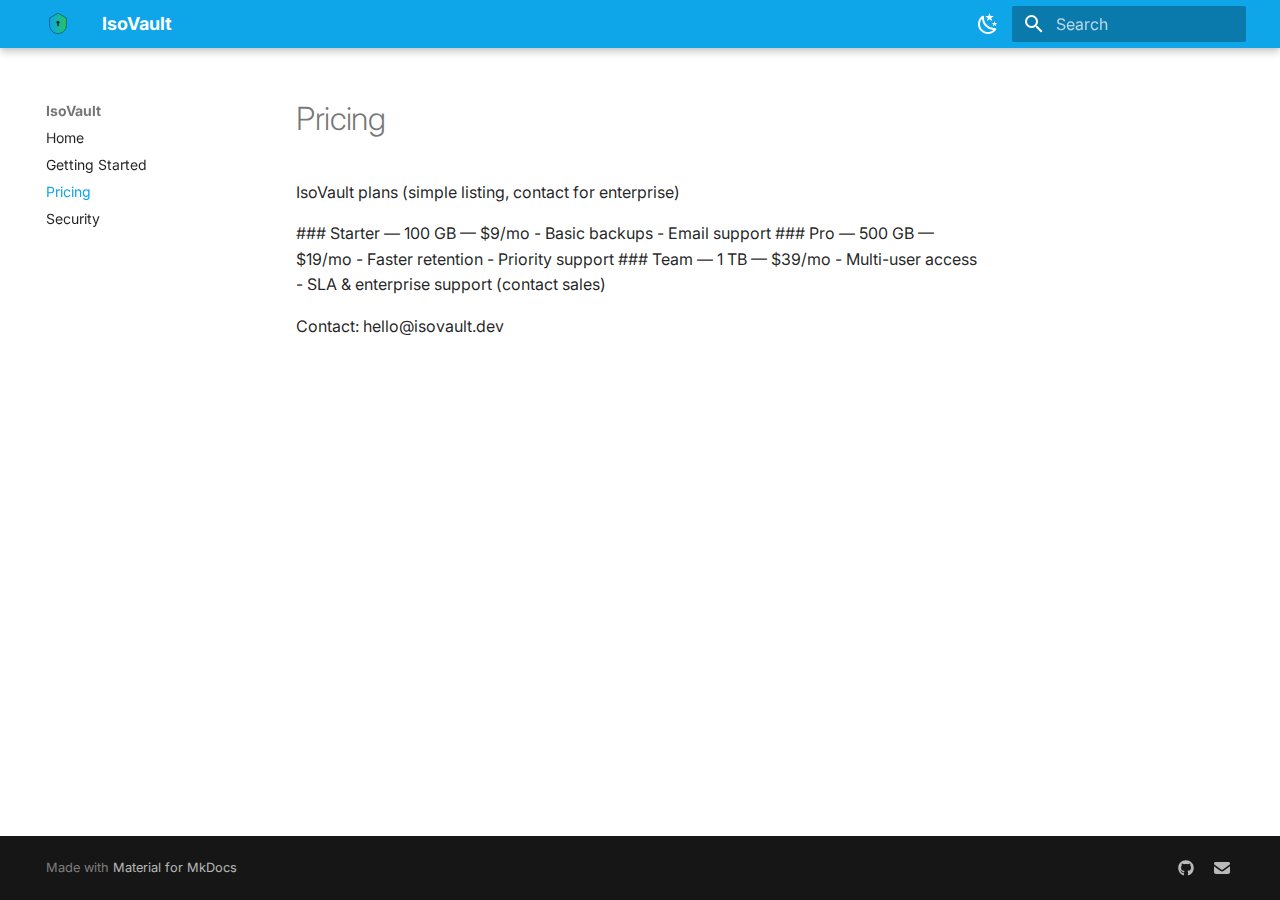
<file: isovault-site/site/pricing/index.html>
<!doctype html><html lang=en class=no-js> <head><meta charset=utf-8><meta name=viewport content="width=device-width,initial-scale=1"><link href=https://iso-st3ph.github.io/isovault-site/pricing/ rel=canonical><link href=../getting-started/ rel=prev><link href=../security/ rel=next><link rel=icon href=../assets/isovault-logo.svg><meta name=generator content="mkdocs-1.6.1, mkdocs-material-9.7.0"><title>Pricing - IsoVault</title><link rel=stylesheet href=../assets/stylesheets/main.618322db.min.css><link rel=stylesheet href=../assets/stylesheets/palette.ab4e12ef.min.css><link rel=preconnect href=https://fonts.gstatic.com crossorigin><link rel=stylesheet href="https://fonts.googleapis.com/css?family=Inter:300,300i,400,400i,700,700i%7CJetBrains+Mono:400,400i,700,700i&display=fallback"><style>:root{--md-text-font:"Inter";--md-code-font:"JetBrains Mono"}</style><link rel=stylesheet href=../styles/overrides.css><script>__md_scope=new URL("..",location),__md_hash=e=>[...e].reduce(((e,_)=>(e<<5)-e+_.charCodeAt(0)),0),__md_get=(e,_=localStorage,t=__md_scope)=>JSON.parse(_.getItem(t.pathname+"."+e)),__md_set=(e,_,t=localStorage,a=__md_scope)=>{try{t.setItem(a.pathname+"."+e,JSON.stringify(_))}catch(e){}}</script></head> <body dir=ltr data-md-color-scheme=default data-md-color-primary=custom data-md-color-accent=custom> <input class=md-toggle data-md-toggle=drawer type=checkbox id=__drawer autocomplete=off> <input class=md-toggle data-md-toggle=search type=checkbox id=__search autocomplete=off> <label class=md-overlay for=__drawer></label> <div data-md-component=skip> </div> <div data-md-component=announce> </div> <header class="md-header md-header--shadow" data-md-component=header> <nav class="md-header__inner md-grid" aria-label=Header> <a href=.. title=IsoVault class="md-header__button md-logo" aria-label=IsoVault data-md-component=logo> <img src=../assets/isovault-logo.svg alt=logo> </a> <label class="md-header__button md-icon" for=__drawer> <svg xmlns=http://www.w3.org/2000/svg viewbox="0 0 24 24"><path d="M3 6h18v2H3zm0 5h18v2H3zm0 5h18v2H3z"/></svg> </label> <div class=md-header__title data-md-component=header-title> <div class=md-header__ellipsis> <div class=md-header__topic> <span class=md-ellipsis> IsoVault </span> </div> <div class=md-header__topic data-md-component=header-topic> <span class=md-ellipsis> Pricing </span> </div> </div> </div> <form class=md-header__option data-md-component=palette> <input class=md-option data-md-color-media data-md-color-scheme=default data-md-color-primary=custom data-md-color-accent=custom aria-label="Switch to dark mode" type=radio name=__palette id=__palette_0> <label class="md-header__button md-icon" title="Switch to dark mode" for=__palette_1 hidden> <svg xmlns=http://www.w3.org/2000/svg viewbox="0 0 24 24"><path d="m17.75 4.09-2.53 1.94.91 3.06-2.63-1.81-2.63 1.81.91-3.06-2.53-1.94L12.44 4l1.06-3 1.06 3zm3.5 6.91-1.64 1.25.59 1.98-1.7-1.17-1.7 1.17.59-1.98L15.75 11l2.06-.05L18.5 9l.69 1.95zm-2.28 4.95c.83-.08 1.72 1.1 1.19 1.85-.32.45-.66.87-1.08 1.27C15.17 23 8.84 23 4.94 19.07c-3.91-3.9-3.91-10.24 0-14.14.4-.4.82-.76 1.27-1.08.75-.53 1.93.36 1.85 1.19-.27 2.86.69 5.83 2.89 8.02a9.96 9.96 0 0 0 8.02 2.89m-1.64 2.02a12.08 12.08 0 0 1-7.8-3.47c-2.17-2.19-3.33-5-3.49-7.82-2.81 3.14-2.7 7.96.31 10.98 3.02 3.01 7.84 3.12 10.98.31"/></svg> </label> <input class=md-option data-md-color-media data-md-color-scheme=slate data-md-color-primary=custom data-md-color-accent=custom aria-label="Switch to light mode" type=radio name=__palette id=__palette_1> <label class="md-header__button md-icon" title="Switch to light mode" for=__palette_0 hidden> <svg xmlns=http://www.w3.org/2000/svg viewbox="0 0 24 24"><path d="M12 7a5 5 0 0 1 5 5 5 5 0 0 1-5 5 5 5 0 0 1-5-5 5 5 0 0 1 5-5m0 2a3 3 0 0 0-3 3 3 3 0 0 0 3 3 3 3 0 0 0 3-3 3 3 0 0 0-3-3m0-7 2.39 3.42C13.65 5.15 12.84 5 12 5s-1.65.15-2.39.42zM3.34 7l4.16-.35A7.2 7.2 0 0 0 5.94 8.5c-.44.74-.69 1.5-.83 2.29zm.02 10 1.76-3.77a7.131 7.131 0 0 0 2.38 4.14zM20.65 7l-1.77 3.79a7.02 7.02 0 0 0-2.38-4.15zm-.01 10-4.14.36c.59-.51 1.12-1.14 1.54-1.86.42-.73.69-1.5.83-2.29zM12 22l-2.41-3.44c.74.27 1.55.44 2.41.44.82 0 1.63-.17 2.37-.44z"/></svg> </label> </form> <script>var palette=__md_get("__palette");if(palette&&palette.color){if("(prefers-color-scheme)"===palette.color.media){var media=matchMedia("(prefers-color-scheme: light)"),input=document.querySelector(media.matches?"[data-md-color-media='(prefers-color-scheme: light)']":"[data-md-color-media='(prefers-color-scheme: dark)']");palette.color.media=input.getAttribute("data-md-color-media"),palette.color.scheme=input.getAttribute("data-md-color-scheme"),palette.color.primary=input.getAttribute("data-md-color-primary"),palette.color.accent=input.getAttribute("data-md-color-accent")}for(var[key,value]of Object.entries(palette.color))document.body.setAttribute("data-md-color-"+key,value)}</script> <label class="md-header__button md-icon" for=__search> <svg xmlns=http://www.w3.org/2000/svg viewbox="0 0 24 24"><path d="M9.5 3A6.5 6.5 0 0 1 16 9.5c0 1.61-.59 3.09-1.56 4.23l.27.27h.79l5 5-1.5 1.5-5-5v-.79l-.27-.27A6.52 6.52 0 0 1 9.5 16 6.5 6.5 0 0 1 3 9.5 6.5 6.5 0 0 1 9.5 3m0 2C7 5 5 7 5 9.5S7 14 9.5 14 14 12 14 9.5 12 5 9.5 5"/></svg> </label> <div class=md-search data-md-component=search role=dialog> <label class=md-search__overlay for=__search></label> <div class=md-search__inner role=search> <form class=md-search__form name=search> <input type=text class=md-search__input name=query aria-label=Search placeholder=Search autocapitalize=off autocorrect=off autocomplete=off spellcheck=false data-md-component=search-query required> <label class="md-search__icon md-icon" for=__search> <svg xmlns=http://www.w3.org/2000/svg viewbox="0 0 24 24"><path d="M9.5 3A6.5 6.5 0 0 1 16 9.5c0 1.61-.59 3.09-1.56 4.23l.27.27h.79l5 5-1.5 1.5-5-5v-.79l-.27-.27A6.52 6.52 0 0 1 9.5 16 6.5 6.5 0 0 1 3 9.5 6.5 6.5 0 0 1 9.5 3m0 2C7 5 5 7 5 9.5S7 14 9.5 14 14 12 14 9.5 12 5 9.5 5"/></svg> <svg xmlns=http://www.w3.org/2000/svg viewbox="0 0 24 24"><path d="M20 11v2H8l5.5 5.5-1.42 1.42L4.16 12l7.92-7.92L13.5 5.5 8 11z"/></svg> </label> <nav class=md-search__options aria-label=Search> <button type=reset class="md-search__icon md-icon" title=Clear aria-label=Clear tabindex=-1> <svg xmlns=http://www.w3.org/2000/svg viewbox="0 0 24 24"><path d="M19 6.41 17.59 5 12 10.59 6.41 5 5 6.41 10.59 12 5 17.59 6.41 19 12 13.41 17.59 19 19 17.59 13.41 12z"/></svg> </button> </nav> </form> <div class=md-search__output> <div class=md-search__scrollwrap tabindex=0 data-md-scrollfix> <div class=md-search-result data-md-component=search-result> <div class=md-search-result__meta> Initializing search </div> <ol class=md-search-result__list role=presentation></ol> </div> </div> </div> </div> </div> </nav> </header> <div class=md-container data-md-component=container> <main class=md-main data-md-component=main> <div class="md-main__inner md-grid"> <div class="md-sidebar md-sidebar--primary" data-md-component=sidebar data-md-type=navigation> <div class=md-sidebar__scrollwrap> <div class=md-sidebar__inner> <nav class="md-nav md-nav--primary" aria-label=Navigation data-md-level=0> <label class=md-nav__title for=__drawer> <a href=.. title=IsoVault class="md-nav__button md-logo" aria-label=IsoVault data-md-component=logo> <img src=../assets/isovault-logo.svg alt=logo> </a> IsoVault </label> <ul class=md-nav__list data-md-scrollfix> <li class=md-nav__item> <a href=.. class=md-nav__link> <span class=md-ellipsis> Home </span> </a> </li> <li class=md-nav__item> <a href=../getting-started/ class=md-nav__link> <span class=md-ellipsis> Getting Started </span> </a> </li> <li class="md-nav__item md-nav__item--active"> <input class="md-nav__toggle md-toggle" type=checkbox id=__toc> <a href=./ class="md-nav__link md-nav__link--active"> <span class=md-ellipsis> Pricing </span> </a> </li> <li class=md-nav__item> <a href=../security/ class=md-nav__link> <span class=md-ellipsis> Security </span> </a> </li> </ul> </nav> </div> </div> </div> <div class="md-sidebar md-sidebar--secondary" data-md-component=sidebar data-md-type=toc> <div class=md-sidebar__scrollwrap> <div class=md-sidebar__inner> <nav class="md-nav md-nav--secondary" aria-label="Table of contents"> </nav> </div> </div> </div> <div class=md-content data-md-component=content> <article class="md-content__inner md-typeset"> <h1>Pricing</h1> <p>IsoVault plans (simple listing, contact for enterprise)</p> <div class=pricing-cards> ### Starter — 100 GB — $9/mo - Basic backups - Email support ### Pro — 500 GB — $19/mo - Faster retention - Priority support ### Team — 1 TB — $39/mo - Multi-user access - SLA & enterprise support (contact sales) </div> <p>Contact: hello@isovault.dev</p> </article> </div> <script>var target=document.getElementById(location.hash.slice(1));target&&target.name&&(target.checked=target.name.startsWith("__tabbed_"))</script> </div> </main> <footer class=md-footer> <div class="md-footer-meta md-typeset"> <div class="md-footer-meta__inner md-grid"> <div class=md-copyright> Made with <a href=https://squidfunk.github.io/mkdocs-material/ target=_blank rel=noopener> Material for MkDocs </a> </div> <div class=md-social> <a href=https://github.com/iso-st3ph target=_blank rel=noopener title=github.com class=md-social__link> <svg xmlns=http://www.w3.org/2000/svg viewbox="0 0 512 512"><!-- Font Awesome Free 7.1.0 by @fontawesome - https://fontawesome.com License - https://fontawesome.com/license/free (Icons: CC BY 4.0, Fonts: SIL OFL 1.1, Code: MIT License) Copyright 2025 Fonticons, Inc.--><path d="M173.9 397.4c0 2-2.3 3.6-5.2 3.6-3.3.3-5.6-1.3-5.6-3.6 0-2 2.3-3.6 5.2-3.6 3-.3 5.6 1.3 5.6 3.6m-31.1-4.5c-.7 2 1.3 4.3 4.3 4.9 2.6 1 5.6 0 6.2-2s-1.3-4.3-4.3-5.2c-2.6-.7-5.5.3-6.2 2.3m44.2-1.7c-2.9.7-4.9 2.6-4.6 4.9.3 2 2.9 3.3 5.9 2.6 2.9-.7 4.9-2.6 4.6-4.6-.3-1.9-3-3.2-5.9-2.9M252.8 8C114.1 8 8 113.3 8 252c0 110.9 69.8 205.8 169.5 239.2 12.8 2.3 17.3-5.6 17.3-12.1 0-6.2-.3-40.4-.3-61.4 0 0-70 15-84.7-29.8 0 0-11.4-29.1-27.8-36.6 0 0-22.9-15.7 1.6-15.4 0 0 24.9 2 38.6 25.8 21.9 38.6 58.6 27.5 72.9 20.9 2.3-16 8.8-27.1 16-33.7-55.9-6.2-112.3-14.3-112.3-110.5 0-27.5 7.6-41.3 23.6-58.9-2.6-6.5-11.1-33.3 2.6-67.9 20.9-6.5 69 27 69 27 20-5.6 41.5-8.5 62.8-8.5s42.8 2.9 62.8 8.5c0 0 48.1-33.6 69-27 13.7 34.7 5.2 61.4 2.6 67.9 16 17.7 25.8 31.5 25.8 58.9 0 96.5-58.9 104.2-114.8 110.5 9.2 7.9 17 22.9 17 46.4 0 33.7-.3 75.4-.3 83.6 0 6.5 4.6 14.4 17.3 12.1C436.2 457.8 504 362.9 504 252 504 113.3 391.5 8 252.8 8M105.2 352.9c-1.3 1-1 3.3.7 5.2 1.6 1.6 3.9 2.3 5.2 1 1.3-1 1-3.3-.7-5.2-1.6-1.6-3.9-2.3-5.2-1m-10.8-8.1c-.7 1.3.3 2.9 2.3 3.9 1.6 1 3.6.7 4.3-.7.7-1.3-.3-2.9-2.3-3.9-2-.6-3.6-.3-4.3.7m32.4 35.6c-1.6 1.3-1 4.3 1.3 6.2 2.3 2.3 5.2 2.6 6.5 1 1.3-1.3.7-4.3-1.3-6.2-2.2-2.3-5.2-2.6-6.5-1m-11.4-14.7c-1.6 1-1.6 3.6 0 5.9s4.3 3.3 5.6 2.3c1.6-1.3 1.6-3.9 0-6.2-1.4-2.3-4-3.3-5.6-2"/></svg> </a> <a href=mailto:hello@isovault.dev target=_blank rel=noopener title class=md-social__link> <svg xmlns=http://www.w3.org/2000/svg viewbox="0 0 512 512"><!-- Font Awesome Free 7.1.0 by @fontawesome - https://fontawesome.com License - https://fontawesome.com/license/free (Icons: CC BY 4.0, Fonts: SIL OFL 1.1, Code: MIT License) Copyright 2025 Fonticons, Inc.--><path d="M48 64C21.5 64 0 85.5 0 112c0 15.1 7.1 29.3 19.2 38.4l208 156a48 48 0 0 0 57.6 0l208-156c12.1-9.1 19.2-23.3 19.2-38.4 0-26.5-21.5-48-48-48zM0 196v188c0 35.3 28.7 64 64 64h384c35.3 0 64-28.7 64-64V196L313.6 344.8c-34.1 25.6-81.1 25.6-115.2 0z"/></svg> </a> </div> </div> </div> </footer> </div> <div class=md-dialog data-md-component=dialog> <div class="md-dialog__inner md-typeset"></div> </div> <script id=__config type=application/json>{"annotate": null, "base": "..", "features": ["navigation.instant", "navigation.sections", "navigation.tracking", "content.code.copy", "content.action.edit"], "search": "../assets/javascripts/workers/search.7a47a382.min.js", "tags": null, "translations": {"clipboard.copied": "Copied to clipboard", "clipboard.copy": "Copy to clipboard", "search.result.more.one": "1 more on this page", "search.result.more.other": "# more on this page", "search.result.none": "No matching documents", "search.result.one": "1 matching document", "search.result.other": "# matching documents", "search.result.placeholder": "Type to start searching", "search.result.term.missing": "Missing", "select.version": "Select version"}, "version": null}</script> <script src=../assets/javascripts/bundle.e71a0d61.min.js></script> </body> </html>
</file>
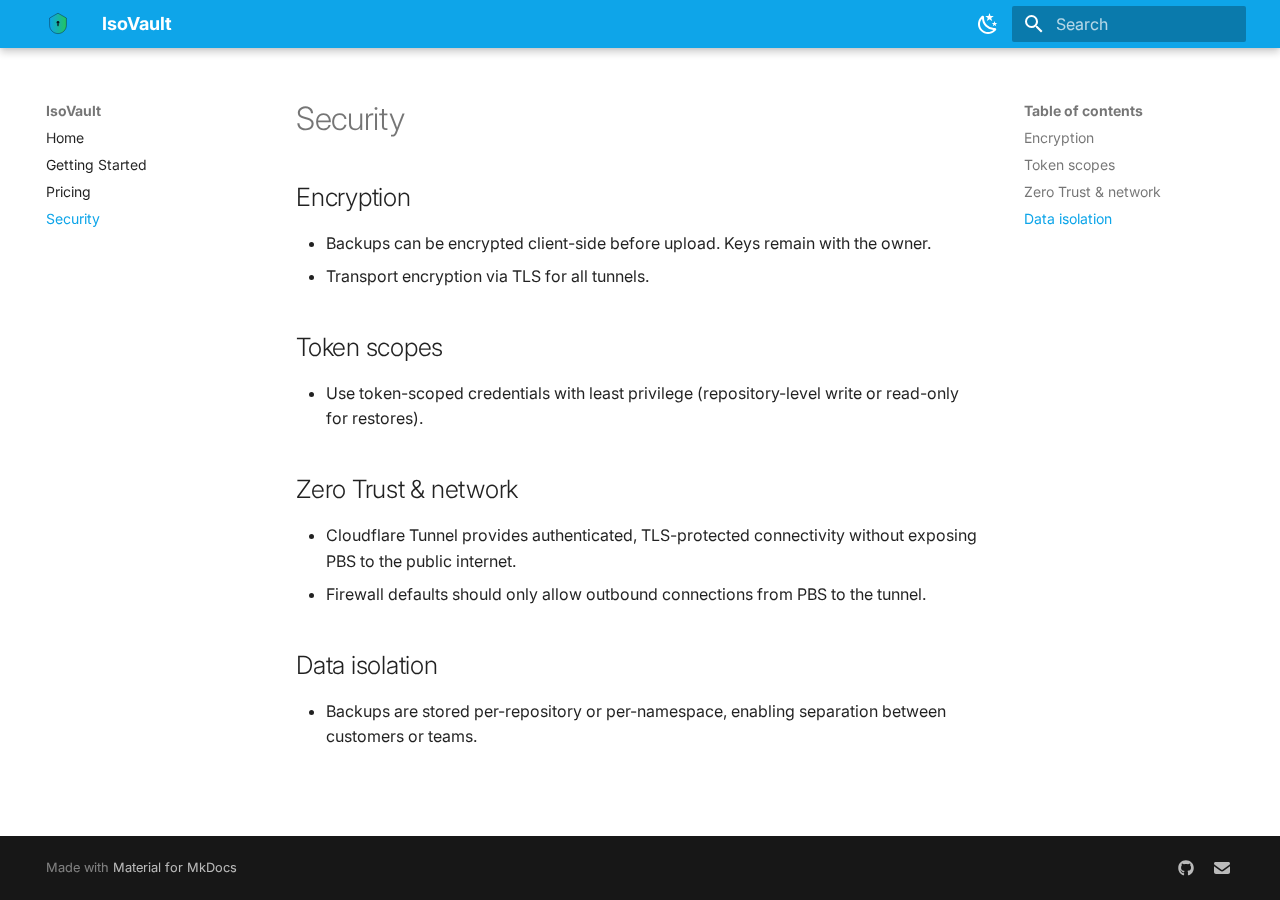
<file: isovault-site/site/security/index.html>
<!doctype html><html lang=en class=no-js> <head><meta charset=utf-8><meta name=viewport content="width=device-width,initial-scale=1"><link href=https://iso-st3ph.github.io/isovault-site/security/ rel=canonical><link href=../pricing/ rel=prev><link rel=icon href=../assets/isovault-logo.svg><meta name=generator content="mkdocs-1.6.1, mkdocs-material-9.7.0"><title>Security - IsoVault</title><link rel=stylesheet href=../assets/stylesheets/main.618322db.min.css><link rel=stylesheet href=../assets/stylesheets/palette.ab4e12ef.min.css><link rel=preconnect href=https://fonts.gstatic.com crossorigin><link rel=stylesheet href="https://fonts.googleapis.com/css?family=Inter:300,300i,400,400i,700,700i%7CJetBrains+Mono:400,400i,700,700i&display=fallback"><style>:root{--md-text-font:"Inter";--md-code-font:"JetBrains Mono"}</style><link rel=stylesheet href=../styles/overrides.css><script>__md_scope=new URL("..",location),__md_hash=e=>[...e].reduce(((e,_)=>(e<<5)-e+_.charCodeAt(0)),0),__md_get=(e,_=localStorage,t=__md_scope)=>JSON.parse(_.getItem(t.pathname+"."+e)),__md_set=(e,_,t=localStorage,a=__md_scope)=>{try{t.setItem(a.pathname+"."+e,JSON.stringify(_))}catch(e){}}</script></head> <body dir=ltr data-md-color-scheme=default data-md-color-primary=custom data-md-color-accent=custom> <input class=md-toggle data-md-toggle=drawer type=checkbox id=__drawer autocomplete=off> <input class=md-toggle data-md-toggle=search type=checkbox id=__search autocomplete=off> <label class=md-overlay for=__drawer></label> <div data-md-component=skip> <a href=#encryption class=md-skip> Skip to content </a> </div> <div data-md-component=announce> </div> <header class="md-header md-header--shadow" data-md-component=header> <nav class="md-header__inner md-grid" aria-label=Header> <a href=.. title=IsoVault class="md-header__button md-logo" aria-label=IsoVault data-md-component=logo> <img src=../assets/isovault-logo.svg alt=logo> </a> <label class="md-header__button md-icon" for=__drawer> <svg xmlns=http://www.w3.org/2000/svg viewbox="0 0 24 24"><path d="M3 6h18v2H3zm0 5h18v2H3zm0 5h18v2H3z"/></svg> </label> <div class=md-header__title data-md-component=header-title> <div class=md-header__ellipsis> <div class=md-header__topic> <span class=md-ellipsis> IsoVault </span> </div> <div class=md-header__topic data-md-component=header-topic> <span class=md-ellipsis> Security </span> </div> </div> </div> <form class=md-header__option data-md-component=palette> <input class=md-option data-md-color-media data-md-color-scheme=default data-md-color-primary=custom data-md-color-accent=custom aria-label="Switch to dark mode" type=radio name=__palette id=__palette_0> <label class="md-header__button md-icon" title="Switch to dark mode" for=__palette_1 hidden> <svg xmlns=http://www.w3.org/2000/svg viewbox="0 0 24 24"><path d="m17.75 4.09-2.53 1.94.91 3.06-2.63-1.81-2.63 1.81.91-3.06-2.53-1.94L12.44 4l1.06-3 1.06 3zm3.5 6.91-1.64 1.25.59 1.98-1.7-1.17-1.7 1.17.59-1.98L15.75 11l2.06-.05L18.5 9l.69 1.95zm-2.28 4.95c.83-.08 1.72 1.1 1.19 1.85-.32.45-.66.87-1.08 1.27C15.17 23 8.84 23 4.94 19.07c-3.91-3.9-3.91-10.24 0-14.14.4-.4.82-.76 1.27-1.08.75-.53 1.93.36 1.85 1.19-.27 2.86.69 5.83 2.89 8.02a9.96 9.96 0 0 0 8.02 2.89m-1.64 2.02a12.08 12.08 0 0 1-7.8-3.47c-2.17-2.19-3.33-5-3.49-7.82-2.81 3.14-2.7 7.96.31 10.98 3.02 3.01 7.84 3.12 10.98.31"/></svg> </label> <input class=md-option data-md-color-media data-md-color-scheme=slate data-md-color-primary=custom data-md-color-accent=custom aria-label="Switch to light mode" type=radio name=__palette id=__palette_1> <label class="md-header__button md-icon" title="Switch to light mode" for=__palette_0 hidden> <svg xmlns=http://www.w3.org/2000/svg viewbox="0 0 24 24"><path d="M12 7a5 5 0 0 1 5 5 5 5 0 0 1-5 5 5 5 0 0 1-5-5 5 5 0 0 1 5-5m0 2a3 3 0 0 0-3 3 3 3 0 0 0 3 3 3 3 0 0 0 3-3 3 3 0 0 0-3-3m0-7 2.39 3.42C13.65 5.15 12.84 5 12 5s-1.65.15-2.39.42zM3.34 7l4.16-.35A7.2 7.2 0 0 0 5.94 8.5c-.44.74-.69 1.5-.83 2.29zm.02 10 1.76-3.77a7.131 7.131 0 0 0 2.38 4.14zM20.65 7l-1.77 3.79a7.02 7.02 0 0 0-2.38-4.15zm-.01 10-4.14.36c.59-.51 1.12-1.14 1.54-1.86.42-.73.69-1.5.83-2.29zM12 22l-2.41-3.44c.74.27 1.55.44 2.41.44.82 0 1.63-.17 2.37-.44z"/></svg> </label> </form> <script>var palette=__md_get("__palette");if(palette&&palette.color){if("(prefers-color-scheme)"===palette.color.media){var media=matchMedia("(prefers-color-scheme: light)"),input=document.querySelector(media.matches?"[data-md-color-media='(prefers-color-scheme: light)']":"[data-md-color-media='(prefers-color-scheme: dark)']");palette.color.media=input.getAttribute("data-md-color-media"),palette.color.scheme=input.getAttribute("data-md-color-scheme"),palette.color.primary=input.getAttribute("data-md-color-primary"),palette.color.accent=input.getAttribute("data-md-color-accent")}for(var[key,value]of Object.entries(palette.color))document.body.setAttribute("data-md-color-"+key,value)}</script> <label class="md-header__button md-icon" for=__search> <svg xmlns=http://www.w3.org/2000/svg viewbox="0 0 24 24"><path d="M9.5 3A6.5 6.5 0 0 1 16 9.5c0 1.61-.59 3.09-1.56 4.23l.27.27h.79l5 5-1.5 1.5-5-5v-.79l-.27-.27A6.52 6.52 0 0 1 9.5 16 6.5 6.5 0 0 1 3 9.5 6.5 6.5 0 0 1 9.5 3m0 2C7 5 5 7 5 9.5S7 14 9.5 14 14 12 14 9.5 12 5 9.5 5"/></svg> </label> <div class=md-search data-md-component=search role=dialog> <label class=md-search__overlay for=__search></label> <div class=md-search__inner role=search> <form class=md-search__form name=search> <input type=text class=md-search__input name=query aria-label=Search placeholder=Search autocapitalize=off autocorrect=off autocomplete=off spellcheck=false data-md-component=search-query required> <label class="md-search__icon md-icon" for=__search> <svg xmlns=http://www.w3.org/2000/svg viewbox="0 0 24 24"><path d="M9.5 3A6.5 6.5 0 0 1 16 9.5c0 1.61-.59 3.09-1.56 4.23l.27.27h.79l5 5-1.5 1.5-5-5v-.79l-.27-.27A6.52 6.52 0 0 1 9.5 16 6.5 6.5 0 0 1 3 9.5 6.5 6.5 0 0 1 9.5 3m0 2C7 5 5 7 5 9.5S7 14 9.5 14 14 12 14 9.5 12 5 9.5 5"/></svg> <svg xmlns=http://www.w3.org/2000/svg viewbox="0 0 24 24"><path d="M20 11v2H8l5.5 5.5-1.42 1.42L4.16 12l7.92-7.92L13.5 5.5 8 11z"/></svg> </label> <nav class=md-search__options aria-label=Search> <button type=reset class="md-search__icon md-icon" title=Clear aria-label=Clear tabindex=-1> <svg xmlns=http://www.w3.org/2000/svg viewbox="0 0 24 24"><path d="M19 6.41 17.59 5 12 10.59 6.41 5 5 6.41 10.59 12 5 17.59 6.41 19 12 13.41 17.59 19 19 17.59 13.41 12z"/></svg> </button> </nav> </form> <div class=md-search__output> <div class=md-search__scrollwrap tabindex=0 data-md-scrollfix> <div class=md-search-result data-md-component=search-result> <div class=md-search-result__meta> Initializing search </div> <ol class=md-search-result__list role=presentation></ol> </div> </div> </div> </div> </div> </nav> </header> <div class=md-container data-md-component=container> <main class=md-main data-md-component=main> <div class="md-main__inner md-grid"> <div class="md-sidebar md-sidebar--primary" data-md-component=sidebar data-md-type=navigation> <div class=md-sidebar__scrollwrap> <div class=md-sidebar__inner> <nav class="md-nav md-nav--primary" aria-label=Navigation data-md-level=0> <label class=md-nav__title for=__drawer> <a href=.. title=IsoVault class="md-nav__button md-logo" aria-label=IsoVault data-md-component=logo> <img src=../assets/isovault-logo.svg alt=logo> </a> IsoVault </label> <ul class=md-nav__list data-md-scrollfix> <li class=md-nav__item> <a href=.. class=md-nav__link> <span class=md-ellipsis> Home </span> </a> </li> <li class=md-nav__item> <a href=../getting-started/ class=md-nav__link> <span class=md-ellipsis> Getting Started </span> </a> </li> <li class=md-nav__item> <a href=../pricing/ class=md-nav__link> <span class=md-ellipsis> Pricing </span> </a> </li> <li class="md-nav__item md-nav__item--active"> <input class="md-nav__toggle md-toggle" type=checkbox id=__toc> <label class="md-nav__link md-nav__link--active" for=__toc> <span class=md-ellipsis> Security </span> <span class="md-nav__icon md-icon"></span> </label> <a href=./ class="md-nav__link md-nav__link--active"> <span class=md-ellipsis> Security </span> </a> <nav class="md-nav md-nav--secondary" aria-label="Table of contents"> <label class=md-nav__title for=__toc> <span class="md-nav__icon md-icon"></span> Table of contents </label> <ul class=md-nav__list data-md-component=toc data-md-scrollfix> <li class=md-nav__item> <a href=#encryption class=md-nav__link> <span class=md-ellipsis> Encryption </span> </a> </li> <li class=md-nav__item> <a href=#token-scopes class=md-nav__link> <span class=md-ellipsis> Token scopes </span> </a> </li> <li class=md-nav__item> <a href=#zero-trust-network class=md-nav__link> <span class=md-ellipsis> Zero Trust &amp; network </span> </a> </li> <li class=md-nav__item> <a href=#data-isolation class=md-nav__link> <span class=md-ellipsis> Data isolation </span> </a> </li> </ul> </nav> </li> </ul> </nav> </div> </div> </div> <div class="md-sidebar md-sidebar--secondary" data-md-component=sidebar data-md-type=toc> <div class=md-sidebar__scrollwrap> <div class=md-sidebar__inner> <nav class="md-nav md-nav--secondary" aria-label="Table of contents"> <label class=md-nav__title for=__toc> <span class="md-nav__icon md-icon"></span> Table of contents </label> <ul class=md-nav__list data-md-component=toc data-md-scrollfix> <li class=md-nav__item> <a href=#encryption class=md-nav__link> <span class=md-ellipsis> Encryption </span> </a> </li> <li class=md-nav__item> <a href=#token-scopes class=md-nav__link> <span class=md-ellipsis> Token scopes </span> </a> </li> <li class=md-nav__item> <a href=#zero-trust-network class=md-nav__link> <span class=md-ellipsis> Zero Trust &amp; network </span> </a> </li> <li class=md-nav__item> <a href=#data-isolation class=md-nav__link> <span class=md-ellipsis> Data isolation </span> </a> </li> </ul> </nav> </div> </div> </div> <div class=md-content data-md-component=content> <article class="md-content__inner md-typeset"> <h1>Security</h1> <h2 id=encryption>Encryption</h2> <ul> <li>Backups can be encrypted client-side before upload. Keys remain with the owner.</li> <li>Transport encryption via TLS for all tunnels.</li> </ul> <h2 id=token-scopes>Token scopes</h2> <ul> <li>Use token-scoped credentials with least privilege (repository-level write or read-only for restores).</li> </ul> <h2 id=zero-trust-network>Zero Trust &amp; network</h2> <ul> <li>Cloudflare Tunnel provides authenticated, TLS-protected connectivity without exposing PBS to the public internet.</li> <li>Firewall defaults should only allow outbound connections from PBS to the tunnel.</li> </ul> <h2 id=data-isolation>Data isolation</h2> <ul> <li>Backups are stored per-repository or per-namespace, enabling separation between customers or teams.</li> </ul> </article> </div> <script>var target=document.getElementById(location.hash.slice(1));target&&target.name&&(target.checked=target.name.startsWith("__tabbed_"))</script> </div> </main> <footer class=md-footer> <div class="md-footer-meta md-typeset"> <div class="md-footer-meta__inner md-grid"> <div class=md-copyright> Made with <a href=https://squidfunk.github.io/mkdocs-material/ target=_blank rel=noopener> Material for MkDocs </a> </div> <div class=md-social> <a href=https://github.com/iso-st3ph target=_blank rel=noopener title=github.com class=md-social__link> <svg xmlns=http://www.w3.org/2000/svg viewbox="0 0 512 512"><!-- Font Awesome Free 7.1.0 by @fontawesome - https://fontawesome.com License - https://fontawesome.com/license/free (Icons: CC BY 4.0, Fonts: SIL OFL 1.1, Code: MIT License) Copyright 2025 Fonticons, Inc.--><path d="M173.9 397.4c0 2-2.3 3.6-5.2 3.6-3.3.3-5.6-1.3-5.6-3.6 0-2 2.3-3.6 5.2-3.6 3-.3 5.6 1.3 5.6 3.6m-31.1-4.5c-.7 2 1.3 4.3 4.3 4.9 2.6 1 5.6 0 6.2-2s-1.3-4.3-4.3-5.2c-2.6-.7-5.5.3-6.2 2.3m44.2-1.7c-2.9.7-4.9 2.6-4.6 4.9.3 2 2.9 3.3 5.9 2.6 2.9-.7 4.9-2.6 4.6-4.6-.3-1.9-3-3.2-5.9-2.9M252.8 8C114.1 8 8 113.3 8 252c0 110.9 69.8 205.8 169.5 239.2 12.8 2.3 17.3-5.6 17.3-12.1 0-6.2-.3-40.4-.3-61.4 0 0-70 15-84.7-29.8 0 0-11.4-29.1-27.8-36.6 0 0-22.9-15.7 1.6-15.4 0 0 24.9 2 38.6 25.8 21.9 38.6 58.6 27.5 72.9 20.9 2.3-16 8.8-27.1 16-33.7-55.9-6.2-112.3-14.3-112.3-110.5 0-27.5 7.6-41.3 23.6-58.9-2.6-6.5-11.1-33.3 2.6-67.9 20.9-6.5 69 27 69 27 20-5.6 41.5-8.5 62.8-8.5s42.8 2.9 62.8 8.5c0 0 48.1-33.6 69-27 13.7 34.7 5.2 61.4 2.6 67.9 16 17.7 25.8 31.5 25.8 58.9 0 96.5-58.9 104.2-114.8 110.5 9.2 7.9 17 22.9 17 46.4 0 33.7-.3 75.4-.3 83.6 0 6.5 4.6 14.4 17.3 12.1C436.2 457.8 504 362.9 504 252 504 113.3 391.5 8 252.8 8M105.2 352.9c-1.3 1-1 3.3.7 5.2 1.6 1.6 3.9 2.3 5.2 1 1.3-1 1-3.3-.7-5.2-1.6-1.6-3.9-2.3-5.2-1m-10.8-8.1c-.7 1.3.3 2.9 2.3 3.9 1.6 1 3.6.7 4.3-.7.7-1.3-.3-2.9-2.3-3.9-2-.6-3.6-.3-4.3.7m32.4 35.6c-1.6 1.3-1 4.3 1.3 6.2 2.3 2.3 5.2 2.6 6.5 1 1.3-1.3.7-4.3-1.3-6.2-2.2-2.3-5.2-2.6-6.5-1m-11.4-14.7c-1.6 1-1.6 3.6 0 5.9s4.3 3.3 5.6 2.3c1.6-1.3 1.6-3.9 0-6.2-1.4-2.3-4-3.3-5.6-2"/></svg> </a> <a href=mailto:hello@isovault.dev target=_blank rel=noopener title class=md-social__link> <svg xmlns=http://www.w3.org/2000/svg viewbox="0 0 512 512"><!-- Font Awesome Free 7.1.0 by @fontawesome - https://fontawesome.com License - https://fontawesome.com/license/free (Icons: CC BY 4.0, Fonts: SIL OFL 1.1, Code: MIT License) Copyright 2025 Fonticons, Inc.--><path d="M48 64C21.5 64 0 85.5 0 112c0 15.1 7.1 29.3 19.2 38.4l208 156a48 48 0 0 0 57.6 0l208-156c12.1-9.1 19.2-23.3 19.2-38.4 0-26.5-21.5-48-48-48zM0 196v188c0 35.3 28.7 64 64 64h384c35.3 0 64-28.7 64-64V196L313.6 344.8c-34.1 25.6-81.1 25.6-115.2 0z"/></svg> </a> </div> </div> </div> </footer> </div> <div class=md-dialog data-md-component=dialog> <div class="md-dialog__inner md-typeset"></div> </div> <script id=__config type=application/json>{"annotate": null, "base": "..", "features": ["navigation.instant", "navigation.sections", "navigation.tracking", "content.code.copy", "content.action.edit"], "search": "../assets/javascripts/workers/search.7a47a382.min.js", "tags": null, "translations": {"clipboard.copied": "Copied to clipboard", "clipboard.copy": "Copy to clipboard", "search.result.more.one": "1 more on this page", "search.result.more.other": "# more on this page", "search.result.none": "No matching documents", "search.result.one": "1 matching document", "search.result.other": "# matching documents", "search.result.placeholder": "Type to start searching", "search.result.term.missing": "Missing", "select.version": "Select version"}, "version": null}</script> <script src=../assets/javascripts/bundle.e71a0d61.min.js></script> </body> </html>
</file>
